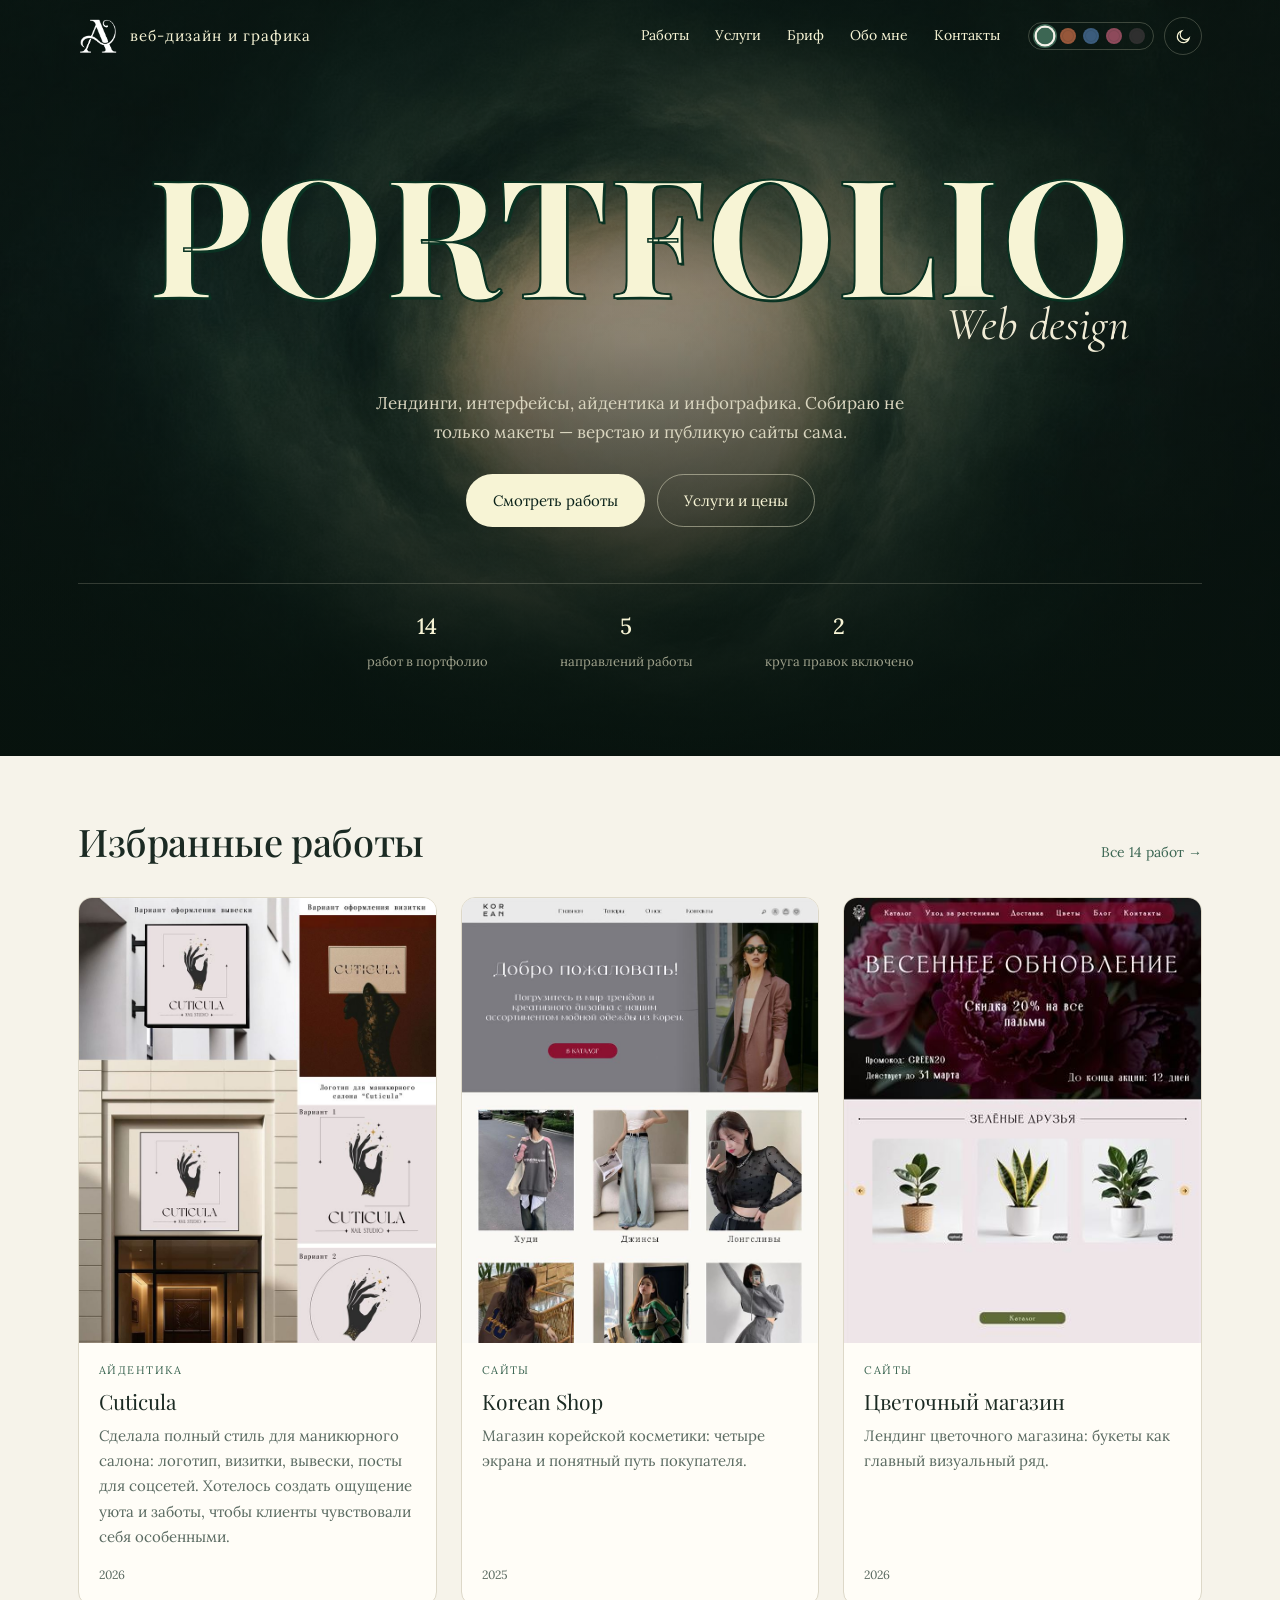
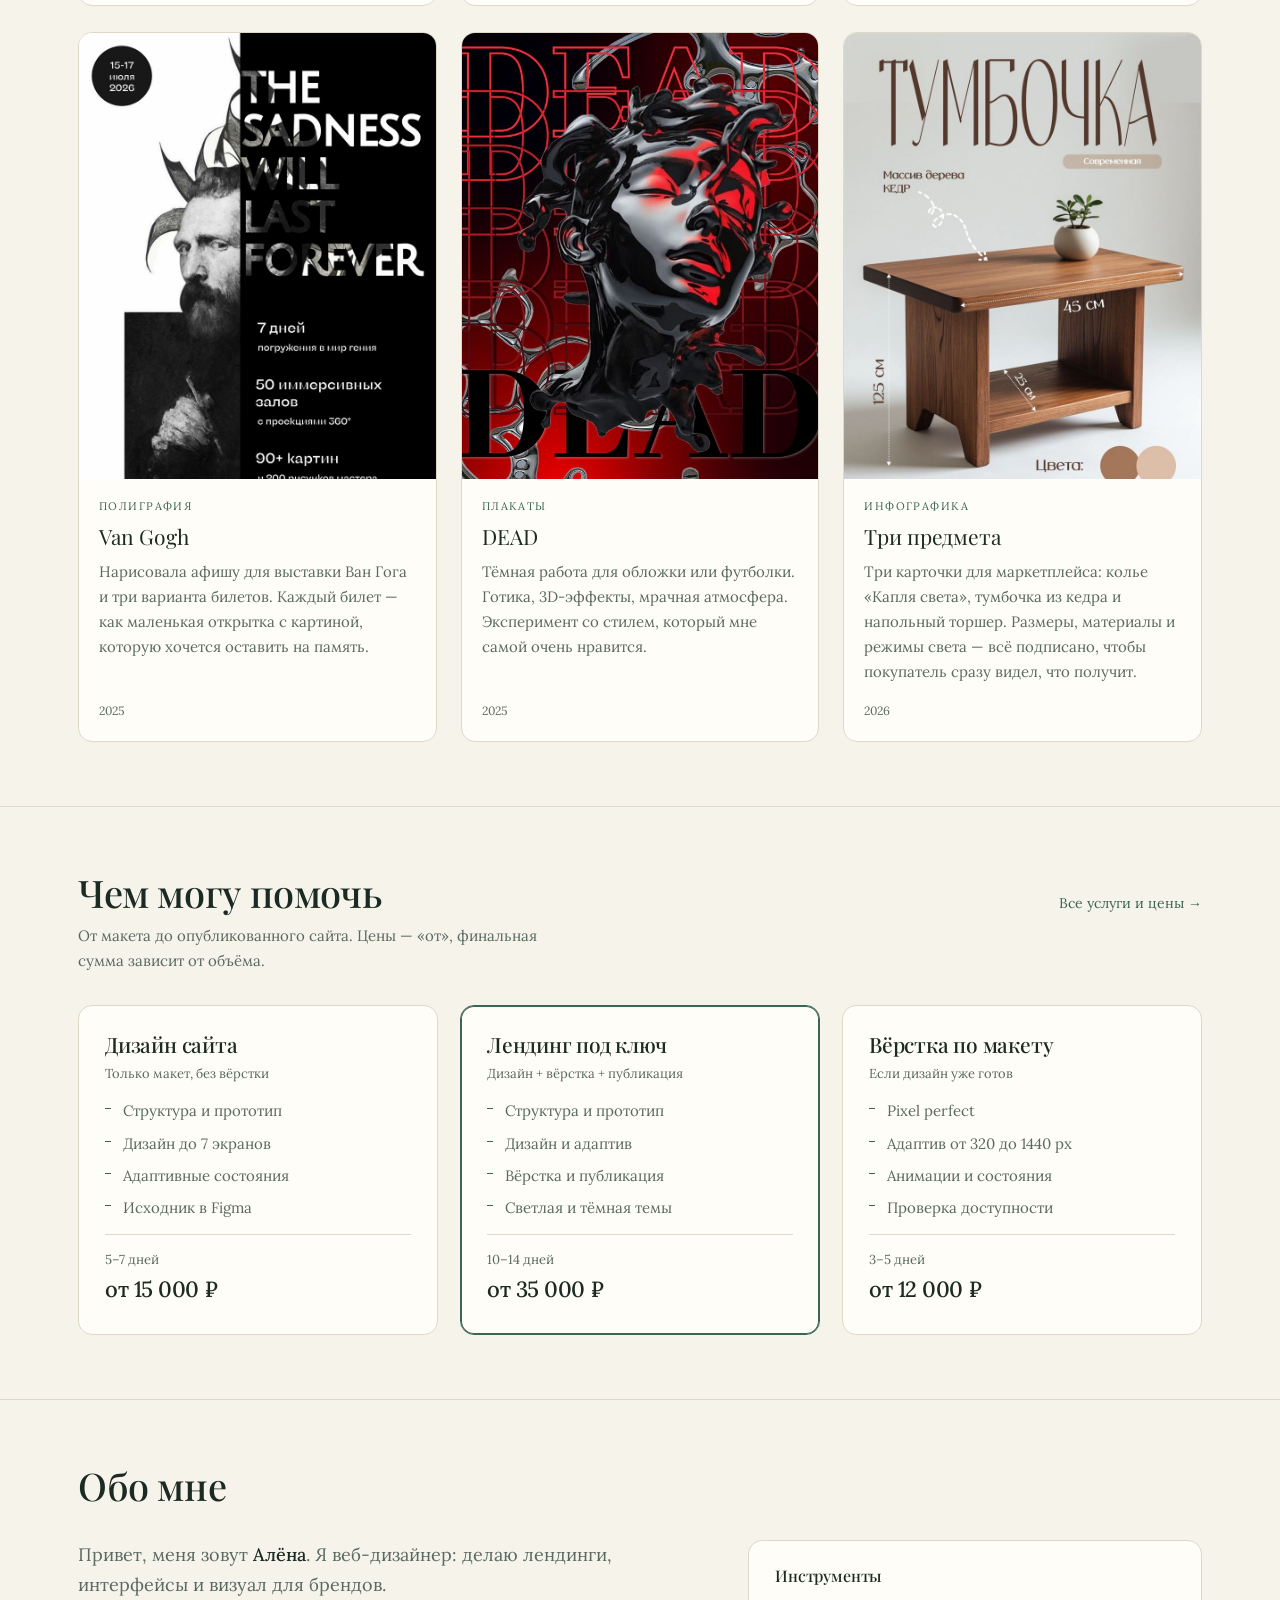
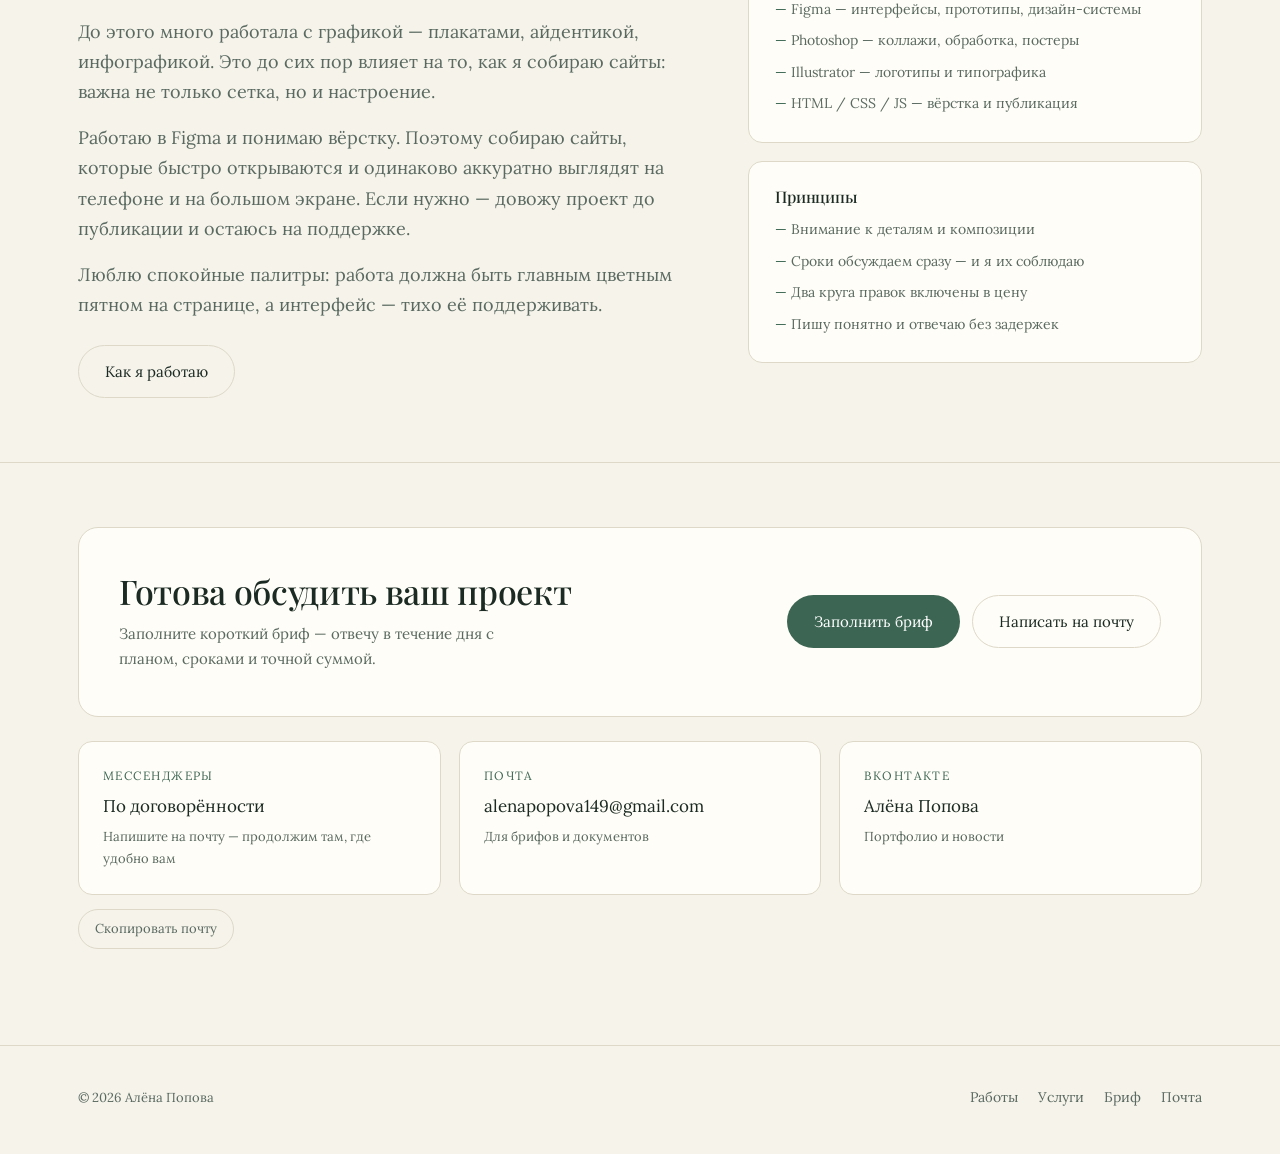
<file: index.html>
<!DOCTYPE html>
<html lang="ru" data-palette="forest" data-theme="light">
<head>
<meta charset="UTF-8">
<meta name="viewport" content="width=device-width, initial-scale=1.0">
<title>Алёна Попова — веб-дизайн, айдентика и графика</title>
<meta name="description" content="Портфолио веб-дизайнера Алёны Поповой: лендинги, интерфейсы, айдентика, инфографика и плакаты. Дизайн, вёрстка и публикация сайтов под ключ.">
<meta name="theme-color" content="#F6F3EA">
<meta property="og:type" content="website">
<meta property="og:title" content="Алёна Попова — веб-дизайн, айдентика и графика">
<meta property="og:description" content="Лендинги, интерфейсы, айдентика, инфографика и плакаты. Собираю не только макеты — верстаю и публикую сайты сама.">
<meta property="og:image" content="assets/img/og.jpg">
<link rel="icon" href="assets/img/favicon.png" type="image/png" sizes="64x64">
<link rel="apple-touch-icon" href="assets/img/apple-touch-icon.png">
<link rel="preconnect" href="https://fonts.googleapis.com">
<link rel="preconnect" href="https://fonts.gstatic.com" crossorigin>
<link href="https://fonts.googleapis.com/css2?family=Lora:wght@400;500&family=Playfair+Display:wght@500;700&family=Cormorant+Garamond:ital@1&display=swap" rel="stylesheet">
<link rel="stylesheet" href="assets/css/tokens.css?v=11">
<link rel="stylesheet" href="assets/css/site.css?v=11">
<script src="assets/js/boot.js?v=11"></script>
</head>
<body class="has-poster">

<a class="skip-link" href="#main">К содержанию</a>

<header class="site-header">
  <div class="container header-inner">
    <a class="brand" href="index.html">
      <img class="brand-logo" src="assets/img/logo.png" alt="" width="40" height="40">
      <span class="brand-text">веб-дизайн и графика</span>
    </a>

    <nav class="nav" aria-label="Основная навигация">
      <a href="works.html">Работы</a>
      <a href="services.html">Услуги</a>
      <a href="brief.html">Бриф</a>
      <a href="index.html#about">Обо мне</a>
      <a href="index.html#contact">Контакты</a>
    </nav>

    <div class="tools">
      <div class="palettes" role="group" aria-label="Цветовая палитра">
        <button class="palette-dot" data-palette="forest" aria-pressed="true" aria-label="Лес и бумага" title="Лес и бумага" style="--dot:#3C6653"></button>
        <button class="palette-dot" data-palette="clay" aria-pressed="false" aria-label="Терракота" title="Терракота" style="--dot:#97573A"></button>
        <button class="palette-dot" data-palette="steel" aria-pressed="false" aria-label="Туман и сталь" title="Туман и сталь" style="--dot:#3B5C7D"></button>
        <button class="palette-dot" data-palette="rose" aria-pressed="false" aria-label="Пыльная роза" title="Пыльная роза" style="--dot:#8E4A5B"></button>
        <button class="palette-dot" data-palette="graphite" aria-pressed="false" aria-label="Графит" title="Графит" style="--dot:#2F2F2F"></button>
      </div>
      <button class="theme-btn" aria-label="Переключить тему">
        <svg class="icon-sun" viewBox="0 0 24 24" aria-hidden="true"><circle cx="12" cy="12" r="4.5"/><path d="M12 2v2.5M12 19.5V22M2 12h2.5M19.5 12H22M4.9 4.9l1.8 1.8M17.3 17.3l1.8 1.8M19.1 4.9l-1.8 1.8M6.7 17.3l-1.8 1.8"/></svg>
        <svg class="icon-moon" viewBox="0 0 24 24" aria-hidden="true"><path d="M20 14.5A8.5 8.5 0 1 1 9.5 4a6.8 6.8 0 0 0 10.5 10.5z"/></svg>
      </button>
      <button class="burger" aria-label="Меню" aria-expanded="false" aria-controls="mobileMenu">
        <span></span><span></span><span></span>
      </button>
    </div>
  </div>
</header>

<div class="mobile-menu" id="mobileMenu">
  <a href="works.html">Работы</a>
  <a href="services.html">Услуги</a>
  <a href="brief.html">Бриф</a>
  <a href="index.html#about">Обо мне</a>
  <a href="index.html#contact">Контакты</a>
  <div class="mobile-menu-palettes">
    <span class="mobile-menu-label">Палитра</span>
    <div class="palettes" role="group" aria-label="Цветовая палитра">
      <button class="palette-dot" data-palette="forest" aria-pressed="true" aria-label="Лес и бумага" title="Лес и бумага" style="--dot:#3C6653"></button>
      <button class="palette-dot" data-palette="clay" aria-pressed="false" aria-label="Терракота" title="Терракота" style="--dot:#97573A"></button>
      <button class="palette-dot" data-palette="steel" aria-pressed="false" aria-label="Туман и сталь" title="Туман и сталь" style="--dot:#3B5C7D"></button>
      <button class="palette-dot" data-palette="rose" aria-pressed="false" aria-label="Пыльная роза" title="Пыльная роза" style="--dot:#8E4A5B"></button>
      <button class="palette-dot" data-palette="graphite" aria-pressed="false" aria-label="Графит" title="Графит" style="--dot:#2F2F2F"></button>
    </div>
  </div>

</div>

<main id="main">

  <section class="poster">
    <div class="poster-bg" aria-hidden="true"></div>
    <div class="particles" id="particles" aria-hidden="true"></div>

    <div class="container poster-content">
      <div class="poster-head">
        <h1 class="poster-title" id="posterTitle" aria-label="Портфолио Алёны Поповой">PORTFOLIO</h1>
        <p class="poster-script">Web design</p>
      </div>

      <p class="poster-sub">Лендинги, интерфейсы, айдентика и инфографика. Собираю не только макеты — верстаю и публикую сайты сама.</p>

      <div class="poster-actions">
        <a class="btn btn-cream" href="works.html">Смотреть работы</a>
        <a class="btn btn-outline-cream" href="services.html">Услуги и цены</a>
      </div>

      <div class="poster-facts">
        <div class="fact"><b>14</b><span>работ в портфолио</span></div>
        <div class="fact"><b>5</b><span>направлений работы</span></div>
        <div class="fact"><b>2</b><span>круга правок включено</span></div>
      </div>
    </div>
  </section>

  <section class="section" id="works">
    <div class="container">
      <div class="section-head">
        <h2>Избранные работы</h2>
        <a class="link-more" href="works.html">Все 14 работ →</a>
      </div>

      <div class="works-grid">
        <a class="work-card" href="work.html?id=cuticula">
          <div class="work-media"><img src="assets/img/works/cuticula-800.jpg" srcset="assets/img/works/cuticula-800.jpg 800w, assets/img/works/cuticula-1600.jpg 1600w" sizes="(min-width: 1180px) 370px, 45vw" alt="Презентация айдентики Cuticula: знак, визитки и постеры" loading="lazy" decoding="async" style="object-position:top"></div>
          <div class="work-body">
            <span class="work-cat">Айдентика</span>
            <span class="work-title">Cuticula</span>
            <span class="work-desc">Сделала полный стиль для маникюрного салона: логотип, визитки, вывески, посты для соцсетей. Хотелось создать ощущение уюта и заботы, чтобы клиенты чувствовали себя особенными.</span>
            <span class="work-year">2026</span>
          </div>
        </a>

        <a class="work-card" href="work.html?id=korean-shop">
          <div class="work-media"><img src="assets/img/works/korean-main-800.jpg" srcset="assets/img/works/korean-main-800.jpg 800w, assets/img/works/korean-main-1600.jpg 1600w" sizes="(min-width: 1180px) 370px, 45vw" alt="Главная страница магазина Korean Shop" loading="lazy" decoding="async" style="object-position:top"></div>
          <div class="work-body">
            <span class="work-cat">Сайты</span>
            <span class="work-title">Korean Shop</span>
            <span class="work-desc">Магазин корейской косметики: четыре экрана и понятный путь покупателя.</span>
            <span class="work-year">2025</span>
          </div>
        </a>

        <a class="work-card" href="work.html?id=flowers">
          <div class="work-media"><img src="assets/img/works/flowers-800.jpg" srcset="assets/img/works/flowers-800.jpg 800w, assets/img/works/flowers-1600.jpg 1600w" sizes="(min-width: 1180px) 370px, 45vw" alt="Сайт цветочного магазина" loading="lazy" decoding="async" style="object-position:top"></div>
          <div class="work-body">
            <span class="work-cat">Сайты</span>
            <span class="work-title">Цветочный магазин</span>
            <span class="work-desc">Лендинг цветочного магазина: букеты как главный визуальный ряд.</span>
            <span class="work-year">2026</span>
          </div>
        </a>

        <a class="work-card" href="work.html?id=vangogh">
          <div class="work-media"><img src="assets/img/works/vangogh-poster-800.jpg" srcset="assets/img/works/vangogh-poster-800.jpg 800w, assets/img/works/vangogh-poster-1600.jpg 1600w" sizes="(min-width: 1180px) 370px, 45vw" alt="Афиша выставки Ван Гога" loading="lazy" decoding="async" style="object-position:top"></div>
          <div class="work-body">
            <span class="work-cat">Полиграфия</span>
            <span class="work-title">Van Gogh</span>
            <span class="work-desc">Нарисовала афишу для выставки Ван Гога и три варианта билетов. Каждый билет — как маленькая открытка с картиной, которую хочется оставить на память.</span>
            <span class="work-year">2025</span>
          </div>
        </a>

        <a class="work-card" href="work.html?id=dead">
          <div class="work-media"><img src="assets/img/works/dead-800.jpg" srcset="assets/img/works/dead-800.jpg 800w, assets/img/works/dead-1600.jpg 1600w" sizes="(min-width: 1180px) 370px, 45vw" alt="Плакат DEAD в красно-чёрной гамме" loading="lazy" decoding="async" style="object-position:top"></div>
          <div class="work-body">
            <span class="work-cat">Плакаты</span>
            <span class="work-title">DEAD</span>
            <span class="work-desc">Тёмная работа для обложки или футболки. Готика, 3D-эффекты, мрачная атмосфера. Эксперимент со стилем, который мне самой очень нравится.</span>
            <span class="work-year">2025</span>
          </div>
        </a>

        <a class="work-card" href="work.html?id=infographic">
          <div class="work-media"><img src="assets/img/works/furniture-800.jpg" srcset="assets/img/works/furniture-800.jpg 800w, assets/img/works/furniture-1600.jpg 1600w" sizes="(min-width: 1180px) 370px, 45vw" alt="Карточка товара: тумбочка с размерами" loading="lazy" decoding="async" style="object-position:top"></div>
          <div class="work-body">
            <span class="work-cat">Инфографика</span>
            <span class="work-title">Три предмета</span>
            <span class="work-desc">Три карточки для маркетплейса: колье «Капля света», тумбочка из кедра и напольный торшер. Размеры, материалы и режимы света — всё подписано, чтобы покупатель сразу видел, что получит.</span>
            <span class="work-year">2026</span>
          </div>
        </a>
      </div>
    </div>
  </section>

  <section class="section" id="services-teaser">
    <div class="container">
      <div class="section-head">
        <div>
          <h2>Чем могу помочь</h2>
          <p>От макета до опубликованного сайта. Цены — «от», финальная сумма зависит от объёма.</p>
        </div>
        <a class="link-more" href="services.html">Все услуги и цены →</a>
      </div>

      <div class="services-grid">
        <div class="service">
          <h3>Дизайн сайта</h3>
          <p class="hint">Только макет, без вёрстки</p>
          <ul>
            <li>Структура и прототип</li>
            <li>Дизайн до 7 экранов</li>
            <li>Адаптивные состояния</li>
            <li>Исходник в Figma</li>
          </ul>
          <div class="service-foot"><div class="service-price">5–7 дней<b>от 15 000 ₽</b></div></div>
        </div>

        <div class="service featured">
          <h3>Лендинг под ключ</h3>
          <p class="hint">Дизайн + вёрстка + публикация</p>
          <ul>
            <li>Структура и прототип</li>
            <li>Дизайн и адаптив</li>
            <li>Вёрстка и публикация</li>
            <li>Светлая и тёмная темы</li>
          </ul>
          <div class="service-foot"><div class="service-price">10–14 дней<b>от 35 000 ₽</b></div></div>
        </div>

        <div class="service">
          <h3>Вёрстка по макету</h3>
          <p class="hint">Если дизайн уже готов</p>
          <ul>
            <li>Pixel perfect</li>
            <li>Адаптив от 320 до 1440 px</li>
            <li>Анимации и состояния</li>
            <li>Проверка доступности</li>
          </ul>
          <div class="service-foot"><div class="service-price">3–5 дней<b>от 12 000 ₽</b></div></div>
        </div>
      </div>
    </div>
  </section>

  <section class="section" id="about">
    <div class="container">
      <div class="section-head"><h2>Обо мне</h2></div>
      <div class="about-grid">
        <div class="prose">
          <p>Привет, меня зовут <strong>Алёна</strong>. Я веб-дизайнер: делаю лендинги, интерфейсы и визуал для брендов.</p>
          <p>До этого много работала с графикой — плакатами, айдентикой, инфографикой. Это до сих пор влияет на то, как я собираю сайты: важна не только сетка, но и настроение.</p>
          <p>Работаю в Figma и понимаю вёрстку. Поэтому собираю сайты, которые быстро открываются и одинаково аккуратно выглядят на телефоне и на большом экране. Если нужно — довожу проект до публикации и остаюсь на поддержке.</p>
          <p>Люблю спокойные палитры: работа должна быть главным цветным пятном на странице, а интерфейс — тихо её поддерживать.</p>
          <a class="btn btn-ghost" href="services.html" style="margin-top:8px">Как я работаю</a>
        </div>
        <div>
          <div class="about-panel">
            <h3>Инструменты</h3>
            <ul>
              <li>Figma — интерфейсы, прототипы, дизайн-системы</li>
              <li>Photoshop — коллажи, обработка, постеры</li>
              <li>Illustrator — логотипы и типографика</li>
              <li>HTML / CSS / JS — вёрстка и публикация</li>
            </ul>
          </div>
          <div class="about-panel">
            <h3>Принципы</h3>
            <ul>
              <li>Внимание к деталям и композиции</li>
              <li>Сроки обсуждаем сразу — и я их соблюдаю</li>
              <li>Два круга правок включены в цену</li>
              <li>Пишу понятно и отвечаю без задержек</li>
            </ul>
          </div>
        </div>
      </div>
    </div>
  </section>

  <section class="section" id="contact">
    <div class="container">
      <div class="cta-band">
        <div>
          <h2>Готова обсудить ваш проект</h2>
          <p>Заполните короткий бриф — отвечу в течение дня с планом, сроками и точной суммой.</p>
        </div>
        <div class="cta-actions">
          <a class="btn btn-primary" href="brief.html">Заполнить бриф</a>
          <a class="btn btn-ghost" href="mailto:alenapopova149@gmail.com">Написать на почту</a>
        </div>
      </div>

      <div class="contacts" style="margin-top:24px">
        <div class="contact-card contact-card-static">
          <span class="label">Мессенджеры</span>
          <span class="value">По договорённости</span>
          <span class="note">Напишите на почту — продолжим там, где удобно вам</span>
        </div>
        <a class="contact-card" href="mailto:alenapopova149@gmail.com">
          <span class="label">Почта</span>
          <span class="value">alenapopova149@gmail.com</span>
          <span class="note">Для брифов и документов</span>
        </a>
        <a class="contact-card" href="https://vk.com/lamark_original" target="_blank" rel="noopener">
          <span class="label">ВКонтакте</span>
          <span class="value">Алёна Попова</span>
          <span class="note">Портфолио и новости</span>
        </a>
      </div>

      <p class="contacts-copy">
        <button class="copy-mail" type="button" data-copy="alenapopova149@gmail.com">Скопировать почту</button>
        <span class="copy-status" role="status" aria-live="polite"></span>
      </p>
    </div>
  </section>

</main>

<footer class="site-footer">
  <div class="container footer-inner">
    <span class="copyright">© 2026 Алёна Попова</span>
    <nav class="footer-links" aria-label="Ссылки в подвале">
      <a href="works.html">Работы</a>
      <a href="services.html">Услуги</a>
      <a href="brief.html">Бриф</a>
      <a href="mailto:alenapopova149@gmail.com">Почта</a>
    </nav>
  </div>
</footer>

<script src="assets/js/data.js?v=11" defer></script>
<script src="assets/js/theme.js?v=11" defer></script>
<script src="assets/js/hero.js?v=11" defer></script>
<script src="assets/js/render.js?v=11" defer></script>
</body>
</html>
</file>
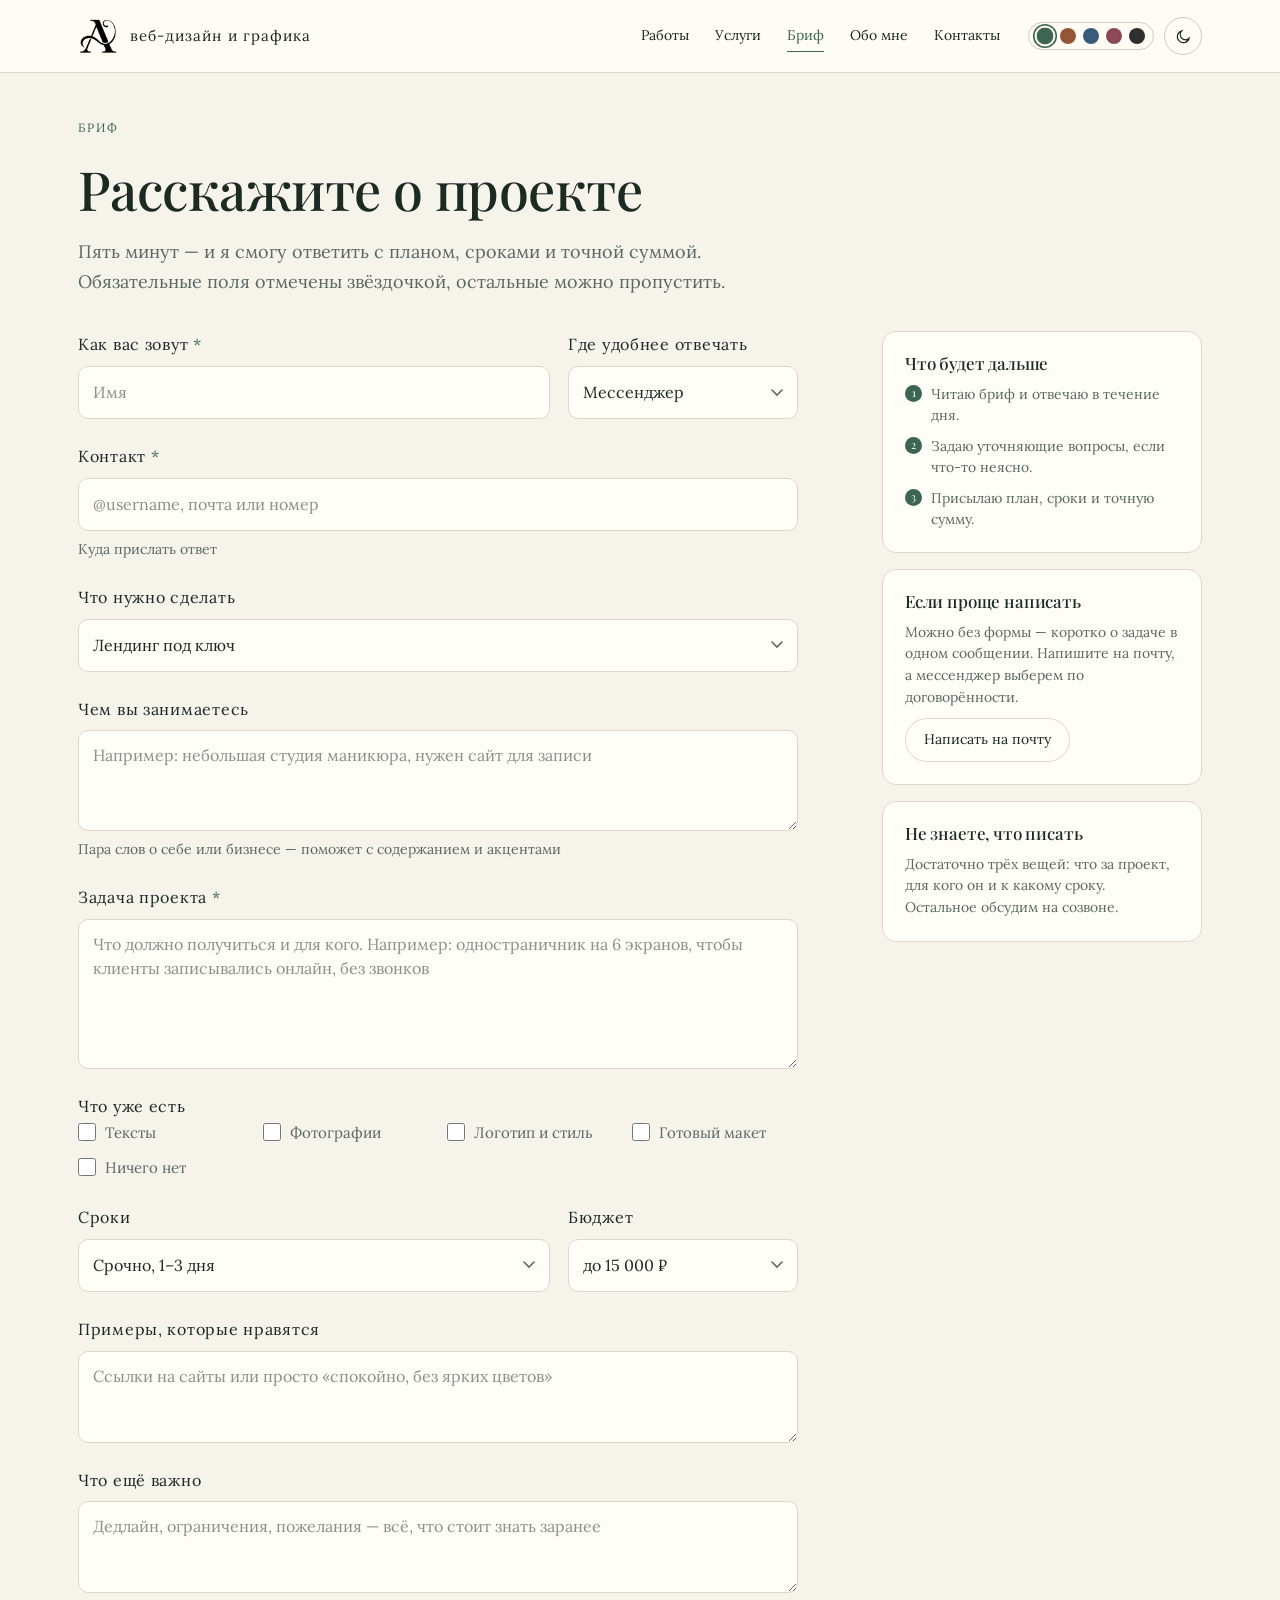
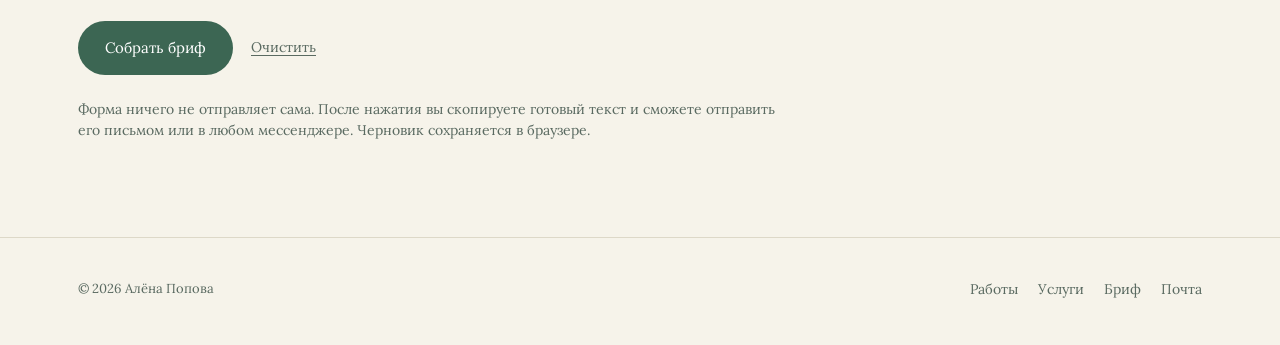
<file: brief.html>
<!DOCTYPE html>
<html lang="ru" data-palette="forest" data-theme="light">
<head>
<meta charset="UTF-8">
<meta name="viewport" content="width=device-width, initial-scale=1.0">
<title>Бриф — Алёна Попова</title>
<meta name="description" content="Бриф для нового проекта: расскажите о задаче, сроках и бюджете — отвечу с планом и точной суммой.">
<meta name="theme-color" content="#F6F3EA">
<meta property="og:type" content="website">
<meta property="og:title" content="Бриф — Алёна Попова">
<meta property="og:description" content="Пять минут — и у меня будет достаточно, чтобы назвать сроки и точную сумму.">
<meta property="og:image" content="assets/img/og.jpg">
<link rel="icon" href="assets/img/favicon.png" type="image/png" sizes="64x64">
<link rel="apple-touch-icon" href="assets/img/apple-touch-icon.png">
<link rel="preconnect" href="https://fonts.googleapis.com">
<link rel="preconnect" href="https://fonts.gstatic.com" crossorigin>
<link href="https://fonts.googleapis.com/css2?family=Lora:wght@400;500&family=Playfair+Display:wght@500;700&family=Cormorant+Garamond:ital@1&display=swap" rel="stylesheet">
<link rel="stylesheet" href="assets/css/tokens.css?v=11">
<link rel="stylesheet" href="assets/css/site.css?v=11">
<script src="assets/js/boot.js?v=11"></script>
</head>
<body>

<a class="skip-link" href="#main">К содержанию</a>

<header class="site-header">
  <div class="container header-inner">
    <a class="brand" href="index.html">
      <img class="brand-logo" src="assets/img/logo.png" alt="" width="40" height="40">
      <span class="brand-text">веб-дизайн и графика</span>
    </a>

    <nav class="nav" aria-label="Основная навигация">
      <a href="works.html">Работы</a>
      <a href="services.html">Услуги</a>
      <a href="brief.html">Бриф</a>
      <a href="index.html#about">Обо мне</a>
      <a href="index.html#contact">Контакты</a>
    </nav>

    <div class="tools">
      <div class="palettes" role="group" aria-label="Цветовая палитра">
        <button class="palette-dot" data-palette="forest" aria-pressed="true" aria-label="Лес и бумага" title="Лес и бумага" style="--dot:#3C6653"></button>
        <button class="palette-dot" data-palette="clay" aria-pressed="false" aria-label="Терракота" title="Терракота" style="--dot:#97573A"></button>
        <button class="palette-dot" data-palette="steel" aria-pressed="false" aria-label="Туман и сталь" title="Туман и сталь" style="--dot:#3B5C7D"></button>
        <button class="palette-dot" data-palette="rose" aria-pressed="false" aria-label="Пыльная роза" title="Пыльная роза" style="--dot:#8E4A5B"></button>
        <button class="palette-dot" data-palette="graphite" aria-pressed="false" aria-label="Графит" title="Графит" style="--dot:#2F2F2F"></button>
      </div>
      <button class="theme-btn" aria-label="Переключить тему">
        <svg class="icon-sun" viewBox="0 0 24 24" aria-hidden="true"><circle cx="12" cy="12" r="4.5"/><path d="M12 2v2.5M12 19.5V22M2 12h2.5M19.5 12H22M4.9 4.9l1.8 1.8M17.3 17.3l1.8 1.8M19.1 4.9l-1.8 1.8M6.7 17.3l-1.8 1.8"/></svg>
        <svg class="icon-moon" viewBox="0 0 24 24" aria-hidden="true"><path d="M20 14.5A8.5 8.5 0 1 1 9.5 4a6.8 6.8 0 0 0 10.5 10.5z"/></svg>
      </button>
      <button class="burger" aria-label="Меню" aria-expanded="false" aria-controls="mobileMenu">
        <span></span><span></span><span></span>
      </button>
    </div>
  </div>
</header>

<div class="mobile-menu" id="mobileMenu">
  <a href="works.html">Работы</a>
  <a href="services.html">Услуги</a>
  <a href="brief.html">Бриф</a>
  <a href="index.html#about">Обо мне</a>
  <a href="index.html#contact">Контакты</a>
  <div class="mobile-menu-palettes">
    <span class="mobile-menu-label">Палитра</span>
    <div class="palettes" role="group" aria-label="Цветовая палитра">
      <button class="palette-dot" data-palette="forest" aria-pressed="true" aria-label="Лес и бумага" title="Лес и бумага" style="--dot:#3C6653"></button>
      <button class="palette-dot" data-palette="clay" aria-pressed="false" aria-label="Терракота" title="Терракота" style="--dot:#97573A"></button>
      <button class="palette-dot" data-palette="steel" aria-pressed="false" aria-label="Туман и сталь" title="Туман и сталь" style="--dot:#3B5C7D"></button>
      <button class="palette-dot" data-palette="rose" aria-pressed="false" aria-label="Пыльная роза" title="Пыльная роза" style="--dot:#8E4A5B"></button>
      <button class="palette-dot" data-palette="graphite" aria-pressed="false" aria-label="Графит" title="Графит" style="--dot:#2F2F2F"></button>
    </div>
  </div>

</div>

<main id="main">
  <section class="page-head">
    <div class="container">
      <p class="eyebrow">Бриф</p>
      <h1>Расскажите о проекте</h1>
      <p class="page-lead">Пять минут — и я смогу ответить с планом, сроками и точной суммой. Обязательные поля отмечены звёздочкой, остальные можно пропустить.</p>
    </div>
  </section>

  <section class="section" style="padding-top:0">
    <div class="container">
      <div class="brief-layout">

        <div>
          <form class="brief" id="briefForm" novalidate>

            <div class="field-row">
              <div class="field">
                <label for="bf-name">Как вас зовут <span class="req">*</span></label>
                <input id="bf-name" name="name" type="text" autocomplete="name" placeholder="Имя" required>
              </div>
              <div class="field">
                <label for="bf-channel">Где удобнее отвечать</label>
                <select id="bf-channel" name="channel">
                  <option>Мессенджер</option>
                  <option>Почта</option>
                  <option>ВКонтакте</option>
                  <option>Телефон</option>
                </select>
              </div>
            </div>

            <div class="field">
              <label for="bf-contact">Контакт <span class="req">*</span></label>
              <input id="bf-contact" name="contact" type="text" placeholder="@username, почта или номер" required>
              <p class="field-note">Куда прислать ответ</p>
            </div>

            <div class="field">
              <label for="bf-service">Что нужно сделать</label>
              <select id="bf-service" name="service">
                <option>Лендинг под ключ</option>
                <option>Дизайн сайта (только макет)</option>
                <option>Вёрстка по готовому макету</option>
                <option>Многостраничный сайт</option>
                <option>Айдентика и логотип</option>
                <option>Инфографика для маркетплейса</option>
                <option>Плакат или обложка</option>
                <option>Правки на существующем сайте</option>
                <option>Пока не знаю</option>
              </select>
            </div>

            <div class="field">
              <label for="bf-about">Чем вы занимаетесь</label>
              <textarea id="bf-about" name="about" rows="3" placeholder="Например: небольшая студия маникюра, нужен сайт для записи"></textarea>
              <p class="field-note">Пара слов о себе или бизнесе — поможет с содержанием и акцентами</p>
            </div>

            <div class="field">
              <label for="bf-task">Задача проекта <span class="req">*</span></label>
              <textarea id="bf-task" name="task" rows="5" placeholder="Что должно получиться и для кого. Например: одностраничник на 6 экранов, чтобы клиенты записывались онлайн, без звонков" required></textarea>
            </div>

            <fieldset class="field">
              <legend>Что уже есть</legend>
              <div class="checks">
                <label class="check"><input type="checkbox" name="assets" value="Тексты"><span>Тексты</span></label>
                <label class="check"><input type="checkbox" name="assets" value="Фотографии"><span>Фотографии</span></label>
                <label class="check"><input type="checkbox" name="assets" value="Логотип и фирменный стиль"><span>Логотип и стиль</span></label>
                <label class="check"><input type="checkbox" name="assets" value="Готовый макет"><span>Готовый макет</span></label>
                <label class="check"><input type="checkbox" name="assets" value="Ничего нет"><span>Ничего нет</span></label>
              </div>
            </fieldset>

            <div class="field-row">
              <div class="field">
                <label for="bf-deadline">Сроки</label>
                <select id="bf-deadline" name="deadline">
                  <option>Срочно, 1–3 дня</option>
                  <option>В течение двух недель</option>
                  <option>В течение месяца</option>
                  <option>1–2 месяца</option>
                  <option>Не горит</option>
                </select>
              </div>
              <div class="field">
                <label for="bf-budget">Бюджет</label>
                <select id="bf-budget" name="budget">
                  <option>до 15 000 ₽</option>
                  <option>15 000–30 000 ₽</option>
                  <option>30 000–50 000 ₽</option>
                  <option>от 50 000 ₽</option>
                  <option>Пока не знаю</option>
                </select>
              </div>
            </div>

            <div class="field">
              <label for="bf-refs">Примеры, которые нравятся</label>
              <textarea id="bf-refs" name="refs" rows="2" placeholder="Ссылки на сайты или просто «спокойно, без ярких цветов»"></textarea>
            </div>

            <div class="field">
              <label for="bf-extra">Что ещё важно</label>
              <textarea id="bf-extra" name="extra" rows="2" placeholder="Дедлайн, ограничения, пожелания — всё, что стоит знать заранее"></textarea>
            </div>

            <div class="brief-submit">
              <button class="btn btn-primary" type="submit">Собрать бриф</button>
              <button class="link-reset" type="button" id="briefReset">Очистить</button>
            </div>
            <p class="field-note">Форма ничего не отправляет сама. После нажатия вы скопируете готовый текст и сможете отправить его письмом или в любом мессенджере. Черновик сохраняется в браузере.</p>
          </form>

          <section class="brief-result" id="briefResult" hidden>
            <h2>Бриф готов</h2>
            <p class="field-note">Скопируйте текст и вставьте его в письмо или в мессенджер. Кнопка «Открыть в почте» подставит адрес и тему — текст нужно будет вставить в письмо. Письмо откроется в вашей почте, поэтому отправитель и подпись будут вашими.</p>
            <textarea id="briefText" rows="14" readonly aria-label="Текст брифа"></textarea>
            <div class="brief-actions">
              <button class="btn btn-primary" type="button" id="copyBrief">Скопировать бриф</button>
              <a class="btn btn-ghost" id="mailBrief" href="mailto:alenapopova149@gmail.com" title="Откроется ваша почта; текст брифа уже скопирован">Открыть в почте</a>
              <button class="btn btn-ghost" type="button" id="otherMessenger" title="Скопировать бриф и договориться о мессенджере">Другой мессенджер</button>
            </div>
            <p class="brief-status" id="briefStatus" role="status"></p>
            <p class="field-note">Почта: <a href="mailto:alenapopova149@gmail.com">alenapopova149@gmail.com</a>. Если письмо не открылось — скопируйте бриф и отправьте его с любого почтового ящика.</p>
          </section>
        </div>

        <aside class="brief-aside">
          <div class="brief-card">
            <h2>Что будет дальше</h2>
            <ol class="brief-steps">
              <li>Читаю бриф и отвечаю в течение дня.</li>
              <li>Задаю уточняющие вопросы, если что-то неясно.</li>
              <li>Присылаю план, сроки и точную сумму.</li>
            </ol>
          </div>

          <div class="brief-card">
            <h2>Если проще написать</h2>
            <p>Можно без формы — коротко о задаче в одном сообщении. Напишите на почту, а мессенджер выберем по договорённости.</p>
            <div class="brief-actions">
              <a class="btn btn-ghost btn-sm" href="mailto:alenapopova149@gmail.com">Написать на почту</a>
            </div>
          </div>

          <div class="brief-card">
            <h2>Не знаете, что писать</h2>
            <p>Достаточно трёх вещей: что за проект, для кого он и к какому сроку. Остальное обсудим на созвоне.</p>
          </div>
        </aside>

      </div>
    </div>
  </section>
</main>

<footer class="site-footer">
  <div class="container footer-inner">
    <span class="copyright">© 2026 Алёна Попова</span>
    <nav class="footer-links" aria-label="Ссылки в подвале">
      <a href="works.html">Работы</a>
      <a href="services.html">Услуги</a>
      <a href="brief.html">Бриф</a>
      <a href="mailto:alenapopova149@gmail.com">Почта</a>
    </nav>
  </div>
</footer>

<script src="assets/js/theme.js?v=11" defer></script>
<script src="assets/js/brief.js?v=11" defer></script>
</body>
</html>
</file>
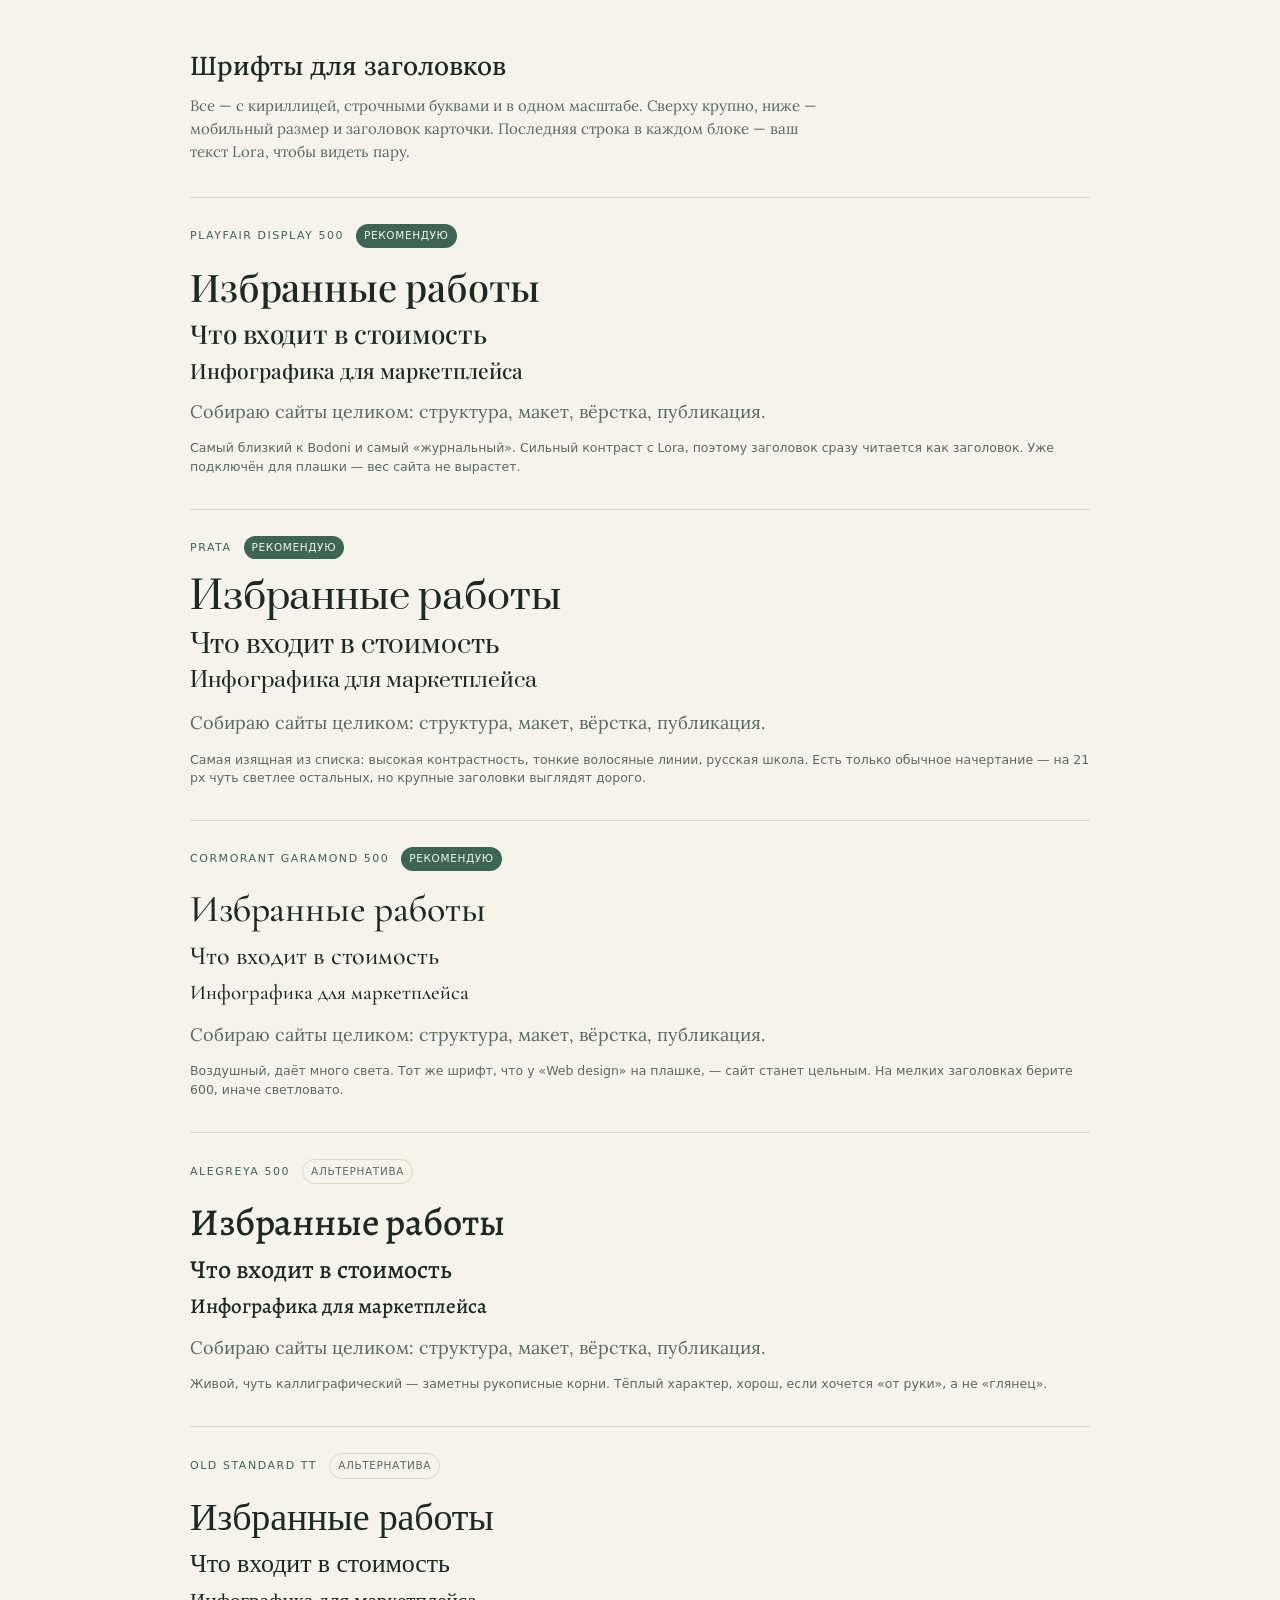
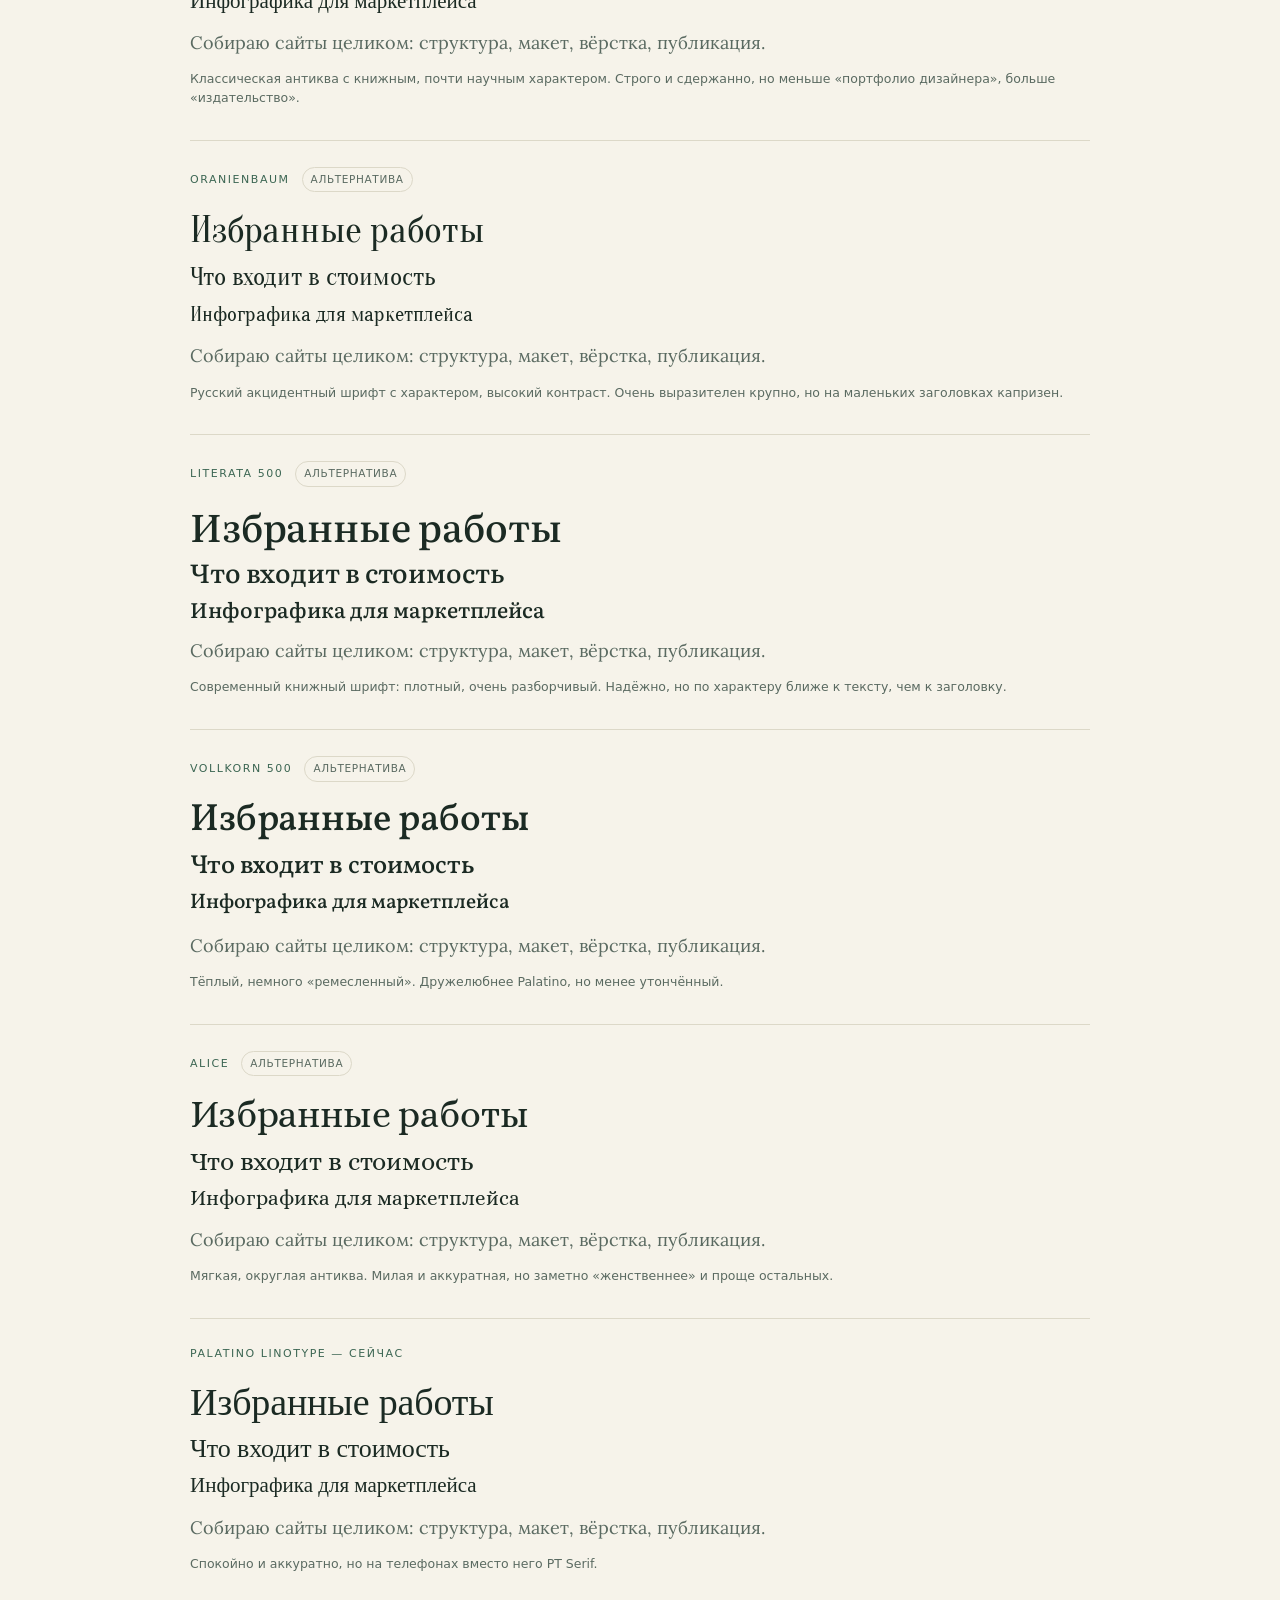
<file: fonts-compare.html>
<!DOCTYPE html>
<html lang="ru">
<head>
<meta charset="UTF-8">
<meta name="viewport" content="width=device-width, initial-scale=1.0">
<title>Шрифты для заголовков — варианты</title>
<link rel="preconnect" href="https://fonts.googleapis.com">
<link rel="preconnect" href="https://fonts.gstatic.com" crossorigin>
<link href="https://fonts.googleapis.com/css2?family=Alegreya:wght@500&family=Alice&family=Cormorant+Garamond:wght@500&family=Literata:opsz,wght@7..72,500&family=Lora:wght@400&family=Old+Standard+TT&family=Oranienbaum&family=Playfair+Display:wght@500&family=Prata&family=Vollkorn:wght@500&display=swap" rel="stylesheet">
<style>
:root {
  --bg:#F6F3EA; --text:#1B2A23; --muted:#5A6A61; --accent:#3C6653; --border:#DCD8C8; --surface:#FFFDF7;
  --font-body: 'Lora', Georgia, serif;
}
* { box-sizing:border-box; margin:0; padding:0; }
body { background:var(--bg); color:var(--text); font-family:var(--font-body); font-size:18px; line-height:1.68; padding:44px 20px 80px; }
.wrap { max-width:900px; margin:0 auto; }
h1.page { font-family:var(--font-body); font-size:26px; font-weight:500; margin-bottom:6px; }
p.note { color:var(--muted); font-size:15px; line-height:1.55; max-width:70ch; margin-bottom:34px; }
.block { border-top:1px solid var(--border); padding:26px 0 32px; }
.head { display:flex; align-items:baseline; gap:12px; flex-wrap:wrap; margin-bottom:16px; }
.label { font-family:ui-sans-serif, system-ui, sans-serif; font-size:11px; letter-spacing:.14em; text-transform:uppercase; color:var(--accent); }
.tag { font-family:ui-sans-serif, system-ui, sans-serif; font-size:10.5px; letter-spacing:.06em; text-transform:uppercase; padding:3px 8px; border-radius:100px; background:var(--accent); color:#F6F3EA; }
.tag.alt { background:transparent; color:var(--muted); border:1px solid var(--border); }
.h38 { font-size:38px; line-height:1.2; letter-spacing:-.004em; margin-bottom:8px; }
.h26 { font-size:26px; line-height:1.2; letter-spacing:-.004em; margin-bottom:8px; color:var(--text); }
.h21 { font-size:21px; line-height:1.25; margin-bottom:14px; }
.bodyline { font-family:var(--font-body); font-size:18px; color:var(--muted); max-width:62ch; }
small { display:block; margin-top:12px; font-family:ui-sans-serif, system-ui, sans-serif; font-size:12.5px; line-height:1.5; color:var(--muted); }
.palatino { font-family:'Palatino Linotype', Palatino, Georgia, serif; }
.playfair { font-family:'Playfair Display', Georgia, serif; font-weight:500; }
.prata { font-family:'Prata', Georgia, serif; font-weight:400; }
.cormorant { font-family:'Cormorant Garamond', Georgia, serif; font-weight:500; }
.alegreya { font-family:'Alegreya', Georgia, serif; font-weight:500; }
.oldstandard { font-family:'Old Standard TT', Georgia, serif; font-weight:400; }
.oranienbaum { font-family:'Oranienbaum', Georgia, serif; font-weight:400; }
.literata { font-family:'Literata', Georgia, serif; font-weight:500; }
.vollkorn { font-family:'Vollkorn', Georgia, serif; font-weight:500; }
.alice { font-family:'Alice', Georgia, serif; font-weight:400; }
</style>
</head>
<body>
<div class="wrap">
  <h1 class="page">Шрифты для заголовков</h1>
  <p class="note">Все — с кириллицей, строчными буквами и в одном масштабе. Сверху крупно, ниже — мобильный размер и заголовок карточки. Последняя строка в каждом блоке — ваш текст Lora, чтобы видеть пару.</p>

  <div class="block">
    <div class="head"><span class="label">Playfair Display 500</span><span class="tag">Рекомендую</span></div>
    <p class="h38 playfair">Избранные работы</p>
    <p class="h26 playfair">Что входит в стоимость</p>
    <p class="h21 playfair">Инфографика для маркетплейса</p>
    <p class="bodyline">Собираю сайты целиком: структура, макет, вёрстка, публикация.</p>
    <small>Самый близкий к Bodoni и самый «журнальный». Сильный контраст с Lora, поэтому заголовок сразу читается как заголовок. Уже подключён для плашки — вес сайта не вырастет.</small>
  </div>

  <div class="block">
    <div class="head"><span class="label">Prata</span><span class="tag">Рекомендую</span></div>
    <p class="h38 prata">Избранные работы</p>
    <p class="h26 prata">Что входит в стоимость</p>
    <p class="h21 prata">Инфографика для маркетплейса</p>
    <p class="bodyline">Собираю сайты целиком: структура, макет, вёрстка, публикация.</p>
    <small>Самая изящная из списка: высокая контрастность, тонкие волосяные линии, русская школа. Есть только обычное начертание — на 21 px чуть светлее остальных, но крупные заголовки выглядят дорого.</small>
  </div>

  <div class="block">
    <div class="head"><span class="label">Cormorant Garamond 500</span><span class="tag">Рекомендую</span></div>
    <p class="h38 cormorant">Избранные работы</p>
    <p class="h26 cormorant">Что входит в стоимость</p>
    <p class="h21 cormorant">Инфографика для маркетплейса</p>
    <p class="bodyline">Собираю сайты целиком: структура, макет, вёрстка, публикация.</p>
    <small>Воздушный, даёт много света. Тот же шрифт, что у «Web design» на плашке, — сайт станет цельным. На мелких заголовках берите 600, иначе светловато.</small>
  </div>

  <div class="block">
    <div class="head"><span class="label">Alegreya 500</span><span class="tag alt">альтернатива</span></div>
    <p class="h38 alegreya">Избранные работы</p>
    <p class="h26 alegreya">Что входит в стоимость</p>
    <p class="h21 alegreya">Инфографика для маркетплейса</p>
    <p class="bodyline">Собираю сайты целиком: структура, макет, вёрстка, публикация.</p>
    <small>Живой, чуть каллиграфический — заметны рукописные корни. Тёплый характер, хорош, если хочется «от руки», а не «глянец».</small>
  </div>

  <div class="block">
    <div class="head"><span class="label">Old Standard TT</span><span class="tag alt">альтернатива</span></div>
    <p class="h38 oldstandard">Избранные работы</p>
    <p class="h26 oldstandard">Что входит в стоимость</p>
    <p class="h21 oldstandard">Инфографика для маркетплейса</p>
    <p class="bodyline">Собираю сайты целиком: структура, макет, вёрстка, публикация.</p>
    <small>Классическая антиква с книжным, почти научным характером. Строго и сдержанно, но меньше «портфолио дизайнера», больше «издательство».</small>
  </div>

  <div class="block">
    <div class="head"><span class="label">Oranienbaum</span><span class="tag alt">альтернатива</span></div>
    <p class="h38 oranienbaum">Избранные работы</p>
    <p class="h26 oranienbaum">Что входит в стоимость</p>
    <p class="h21 oranienbaum">Инфографика для маркетплейса</p>
    <p class="bodyline">Собираю сайты целиком: структура, макет, вёрстка, публикация.</p>
    <small>Русский акцидентный шрифт с характером, высокий контраст. Очень выразителен крупно, но на маленьких заголовках капризен.</small>
  </div>

  <div class="block">
    <div class="head"><span class="label">Literata 500</span><span class="tag alt">альтернатива</span></div>
    <p class="h38 literata">Избранные работы</p>
    <p class="h26 literata">Что входит в стоимость</p>
    <p class="h21 literata">Инфографика для маркетплейса</p>
    <p class="bodyline">Собираю сайты целиком: структура, макет, вёрстка, публикация.</p>
    <small>Современный книжный шрифт: плотный, очень разборчивый. Надёжно, но по характеру ближе к тексту, чем к заголовку.</small>
  </div>

  <div class="block">
    <div class="head"><span class="label">Vollkorn 500</span><span class="tag alt">альтернатива</span></div>
    <p class="h38 vollkorn">Избранные работы</p>
    <p class="h26 vollkorn">Что входит в стоимость</p>
    <p class="h21 vollkorn">Инфографика для маркетплейса</p>
    <p class="bodyline">Собираю сайты целиком: структура, макет, вёрстка, публикация.</p>
    <small>Тёплый, немного «ремесленный». Дружелюбнее Palatino, но менее утончённый.</small>
  </div>

  <div class="block">
    <div class="head"><span class="label">Alice</span><span class="tag alt">альтернатива</span></div>
    <p class="h38 alice">Избранные работы</p>
    <p class="h26 alice">Что входит в стоимость</p>
    <p class="h21 alice">Инфографика для маркетплейса</p>
    <p class="bodyline">Собираю сайты целиком: структура, макет, вёрстка, публикация.</p>
    <small>Мягкая, округлая антиква. Милая и аккуратная, но заметно «женственнее» и проще остальных.</small>
  </div>

  <div class="block">
    <div class="head"><span class="label">Palatino Linotype — сейчас</span></div>
    <p class="h38 palatino">Избранные работы</p>
    <p class="h26 palatino">Что входит в стоимость</p>
    <p class="h21 palatino">Инфографика для маркетплейса</p>
    <p class="bodyline">Собираю сайты целиком: структура, макет, вёрстка, публикация.</p>
    <small>Спокойно и аккуратно, но на телефонах вместо него PT Serif.</small>
  </div>
</div>
</body>
</html>
</file>
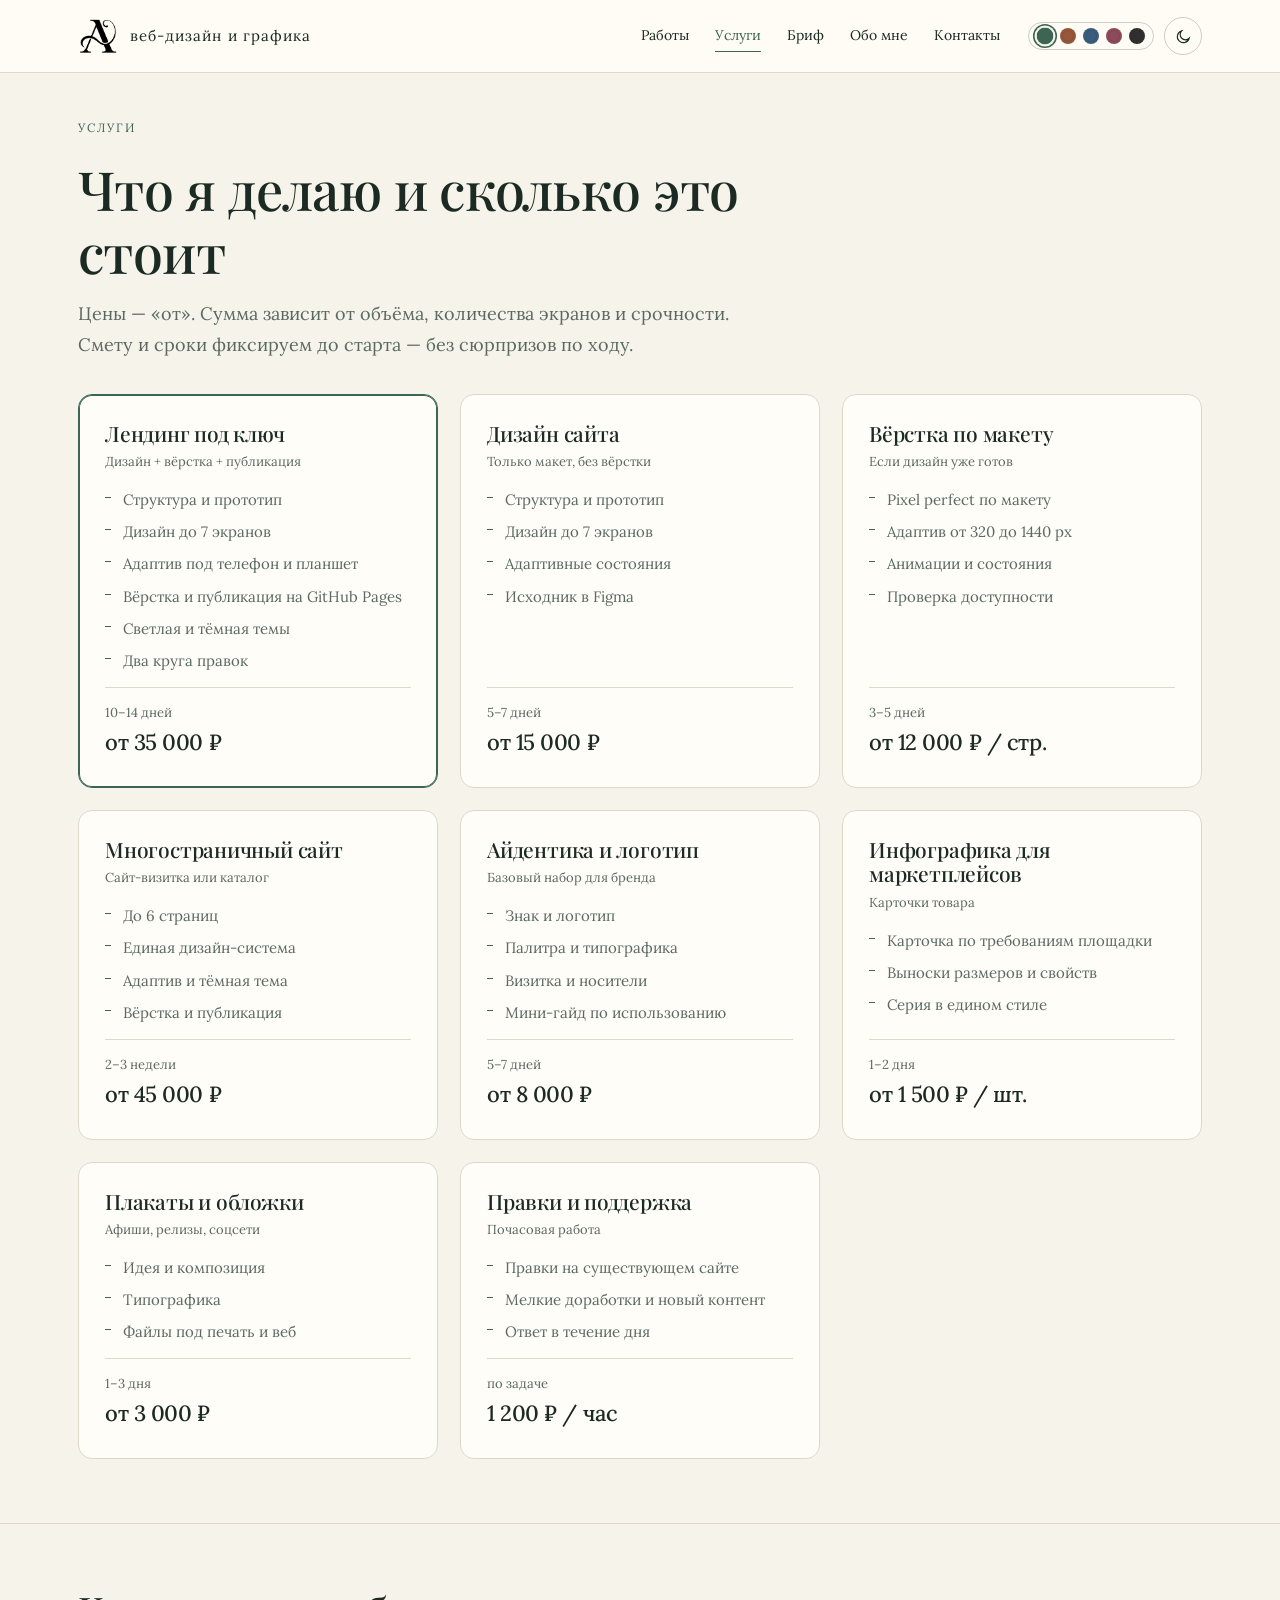
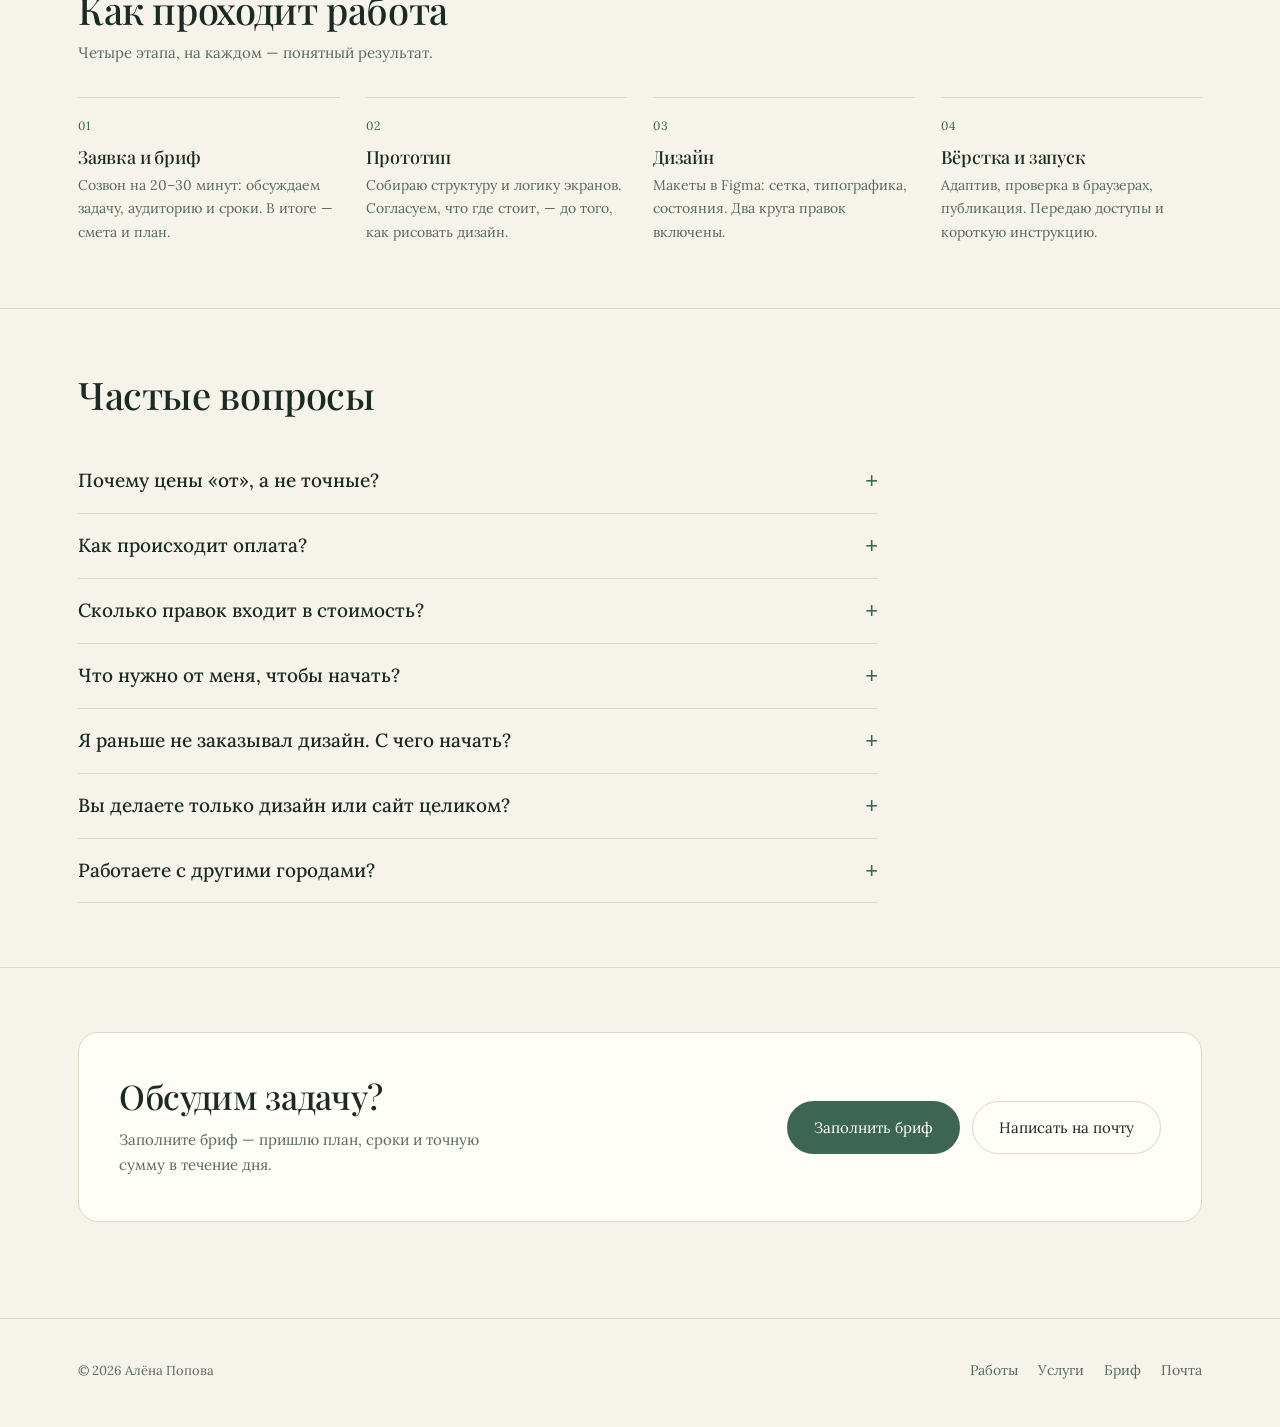
<file: services.html>
<!DOCTYPE html>
<html lang="ru" data-palette="forest" data-theme="light">
<head>
<meta charset="UTF-8">
<meta name="viewport" content="width=device-width, initial-scale=1.0">
<title>Услуги и цены — Алёна Попова</title>
<meta name="description" content="Дизайн сайта, лендинг под ключ, вёрстка по макету, айдентика, инфографика и плакаты. Цены, сроки и этапы работы.">
<meta name="theme-color" content="#F6F3EA">
<meta property="og:type" content="website">
<meta property="og:title" content="Услуги и цены — Алёна Попова">
<meta property="og:description" content="Дизайн сайта от 15 000 ₽, лендинг под ключ от 35 000 ₽, вёрстка от 12 000 ₽ за страницу.">
<meta property="og:image" content="assets/img/og.jpg">
<link rel="icon" href="assets/img/favicon.png" type="image/png" sizes="64x64">
<link rel="apple-touch-icon" href="assets/img/apple-touch-icon.png">
<link rel="preconnect" href="https://fonts.googleapis.com">
<link rel="preconnect" href="https://fonts.gstatic.com" crossorigin>
<link href="https://fonts.googleapis.com/css2?family=Lora:wght@400;500&family=Playfair+Display:wght@500;700&family=Cormorant+Garamond:ital@1&display=swap" rel="stylesheet">
<link rel="stylesheet" href="assets/css/tokens.css?v=11">
<link rel="stylesheet" href="assets/css/site.css?v=11">
<script src="assets/js/boot.js?v=11"></script>
</head>
<body>

<a class="skip-link" href="#main">К содержанию</a>

<header class="site-header">
  <div class="container header-inner">
    <a class="brand" href="index.html">
      <img class="brand-logo" src="assets/img/logo.png" alt="" width="40" height="40">
      <span class="brand-text">веб-дизайн и графика</span>
    </a>

    <nav class="nav" aria-label="Основная навигация">
      <a href="works.html">Работы</a>
      <a href="services.html">Услуги</a>
      <a href="brief.html">Бриф</a>
      <a href="index.html#about">Обо мне</a>
      <a href="index.html#contact">Контакты</a>
    </nav>

    <div class="tools">
      <div class="palettes" role="group" aria-label="Цветовая палитра">
        <button class="palette-dot" data-palette="forest" aria-pressed="true" aria-label="Лес и бумага" title="Лес и бумага" style="--dot:#3C6653"></button>
        <button class="palette-dot" data-palette="clay" aria-pressed="false" aria-label="Терракота" title="Терракота" style="--dot:#97573A"></button>
        <button class="palette-dot" data-palette="steel" aria-pressed="false" aria-label="Туман и сталь" title="Туман и сталь" style="--dot:#3B5C7D"></button>
        <button class="palette-dot" data-palette="rose" aria-pressed="false" aria-label="Пыльная роза" title="Пыльная роза" style="--dot:#8E4A5B"></button>
        <button class="palette-dot" data-palette="graphite" aria-pressed="false" aria-label="Графит" title="Графит" style="--dot:#2F2F2F"></button>
      </div>
      <button class="theme-btn" aria-label="Переключить тему">
        <svg class="icon-sun" viewBox="0 0 24 24" aria-hidden="true"><circle cx="12" cy="12" r="4.5"/><path d="M12 2v2.5M12 19.5V22M2 12h2.5M19.5 12H22M4.9 4.9l1.8 1.8M17.3 17.3l1.8 1.8M19.1 4.9l-1.8 1.8M6.7 17.3l-1.8 1.8"/></svg>
        <svg class="icon-moon" viewBox="0 0 24 24" aria-hidden="true"><path d="M20 14.5A8.5 8.5 0 1 1 9.5 4a6.8 6.8 0 0 0 10.5 10.5z"/></svg>
      </button>
      <button class="burger" aria-label="Меню" aria-expanded="false" aria-controls="mobileMenu">
        <span></span><span></span><span></span>
      </button>
    </div>
  </div>
</header>

<div class="mobile-menu" id="mobileMenu">
  <a href="works.html">Работы</a>
  <a href="services.html">Услуги</a>
  <a href="brief.html">Бриф</a>
  <a href="index.html#about">Обо мне</a>
  <a href="index.html#contact">Контакты</a>
  <div class="mobile-menu-palettes">
    <span class="mobile-menu-label">Палитра</span>
    <div class="palettes" role="group" aria-label="Цветовая палитра">
      <button class="palette-dot" data-palette="forest" aria-pressed="true" aria-label="Лес и бумага" title="Лес и бумага" style="--dot:#3C6653"></button>
      <button class="palette-dot" data-palette="clay" aria-pressed="false" aria-label="Терракота" title="Терракота" style="--dot:#97573A"></button>
      <button class="palette-dot" data-palette="steel" aria-pressed="false" aria-label="Туман и сталь" title="Туман и сталь" style="--dot:#3B5C7D"></button>
      <button class="palette-dot" data-palette="rose" aria-pressed="false" aria-label="Пыльная роза" title="Пыльная роза" style="--dot:#8E4A5B"></button>
      <button class="palette-dot" data-palette="graphite" aria-pressed="false" aria-label="Графит" title="Графит" style="--dot:#2F2F2F"></button>
    </div>
  </div>

</div>

<main id="main">
  <section class="page-head">
    <div class="container">
      <p class="eyebrow">Услуги</p>
      <h1>Что я делаю и сколько это стоит</h1>
      <p class="page-lead">Цены — «от». Сумма зависит от объёма, количества экранов и срочности. Смету и сроки фиксируем до старта — без сюрпризов по ходу.</p>
    </div>
  </section>

  <section class="section" style="padding-top:0">
    <div class="container">
      <div class="services-grid" id="servicesGrid"></div>
      <noscript>
        <p class="page-lead">Дизайн сайта — от 15 000 ₽. Лендинг под ключ — от 35 000 ₽. Вёрстка — от 12 000 ₽ за страницу. Айдентика — от 8 000 ₽.</p>
      </noscript>
    </div>
  </section>

  <section class="section">
    <div class="container">
      <div class="section-head"><div><h2>Как проходит работа</h2><p>Четыре этапа, на каждом — понятный результат.</p></div></div>
      <div class="steps">
        <div class="step">
          <h3>Заявка и бриф</h3>
          <p>Созвон на 20–30 минут: обсуждаем задачу, аудиторию и сроки. В итоге — смета и план.</p>
        </div>
        <div class="step">
          <h3>Прототип</h3>
          <p>Собираю структуру и логику экранов. Согласуем, что где стоит, — до того, как рисовать дизайн.</p>
        </div>
        <div class="step">
          <h3>Дизайн</h3>
          <p>Макеты в Figma: сетка, типографика, состояния. Два круга правок включены.</p>
        </div>
        <div class="step">
          <h3>Вёрстка и запуск</h3>
          <p>Адаптив, проверка в браузерах, публикация. Передаю доступы и короткую инструкцию.</p>
        </div>
      </div>
    </div>
  </section>

  <section class="section">
    <div class="container">
      <div class="section-head"><h2>Частые вопросы</h2></div>
      <div class="faq">
        <details>
          <summary>Почему цены «от», а не точные?</summary>
          <p>Объём бывает очень разным: лендинг на 5 экранов и на 12 — это две разные работы. После брифа называю точную сумму, и она не меняется, пока не меняется задача.</p>
        </details>
        <details>
          <summary>Как происходит оплата?</summary>
          <p>50% предоплата перед стартом, остальное — после сдачи. Для больших проектов можно разбить на этапы: прототип, дизайн, вёрстка.</p>
        </details>
        <details>
          <summary>Сколько правок входит в стоимость?</summary>
          <p>Два круга правок на каждом этапе. Правки — это уточнения внутри согласованной концепции. Смена концепции или новые экраны считаются отдельно.</p>
        </details>
        <details>
          <summary>Что нужно от меня, чтобы начать?</summary>
          <p>Описание задачи и пара примеров, которые вам нравятся. Тексты и фото — если есть. Если нет, помогу собрать структуру и подскажу, что подготовить.</p>
        </details>
        <details>
          <summary>Я раньше не заказывал дизайн. С чего начать?</summary>
          <p>С брифа: там простые вопросы — что за проект, для кого он и к какому сроку. Если на что-то не хочется отвечать, пропустите. Остальное разберём на коротком созвоне.</p>
        </details>
        <details>
          <summary>Вы делаете только дизайн или сайт целиком?</summary>
          <p>И то, и другое. Могу сделать макет в Figma, а могу собрать сайт, опубликовать его и остаться на поддержке.</p>
        </details>
        <details>
          <summary>Работаете с другими городами?</summary>
          <p>Да, всё удалённо. Общение в удобном мессенджере или почтой, созвоны — по договорённости.</p>
        </details>
      </div>
    </div>
  </section>

  <section class="section">
    <div class="container">
      <div class="cta-band">
        <div>
          <h2>Обсудим задачу?</h2>
          <p>Заполните бриф — пришлю план, сроки и точную сумму в течение дня.</p>
        </div>
        <div class="cta-actions">
          <a class="btn btn-primary" href="brief.html">Заполнить бриф</a>
          <a class="btn btn-ghost" href="mailto:alenapopova149@gmail.com">Написать на почту</a>
        </div>
      </div>
    </div>
  </section>
</main>

<footer class="site-footer">
  <div class="container footer-inner">
    <span class="copyright">© 2026 Алёна Попова</span>
    <nav class="footer-links" aria-label="Ссылки в подвале">
      <a href="works.html">Работы</a>
      <a href="services.html">Услуги</a>
      <a href="brief.html">Бриф</a>
      <a href="mailto:alenapopova149@gmail.com">Почта</a>
    </nav>
  </div>
</footer>

<script src="assets/js/data.js?v=11" defer></script>
<script src="assets/js/theme.js?v=11" defer></script>
<script src="assets/js/render.js?v=11" defer></script>
</body>
</html>
</file>
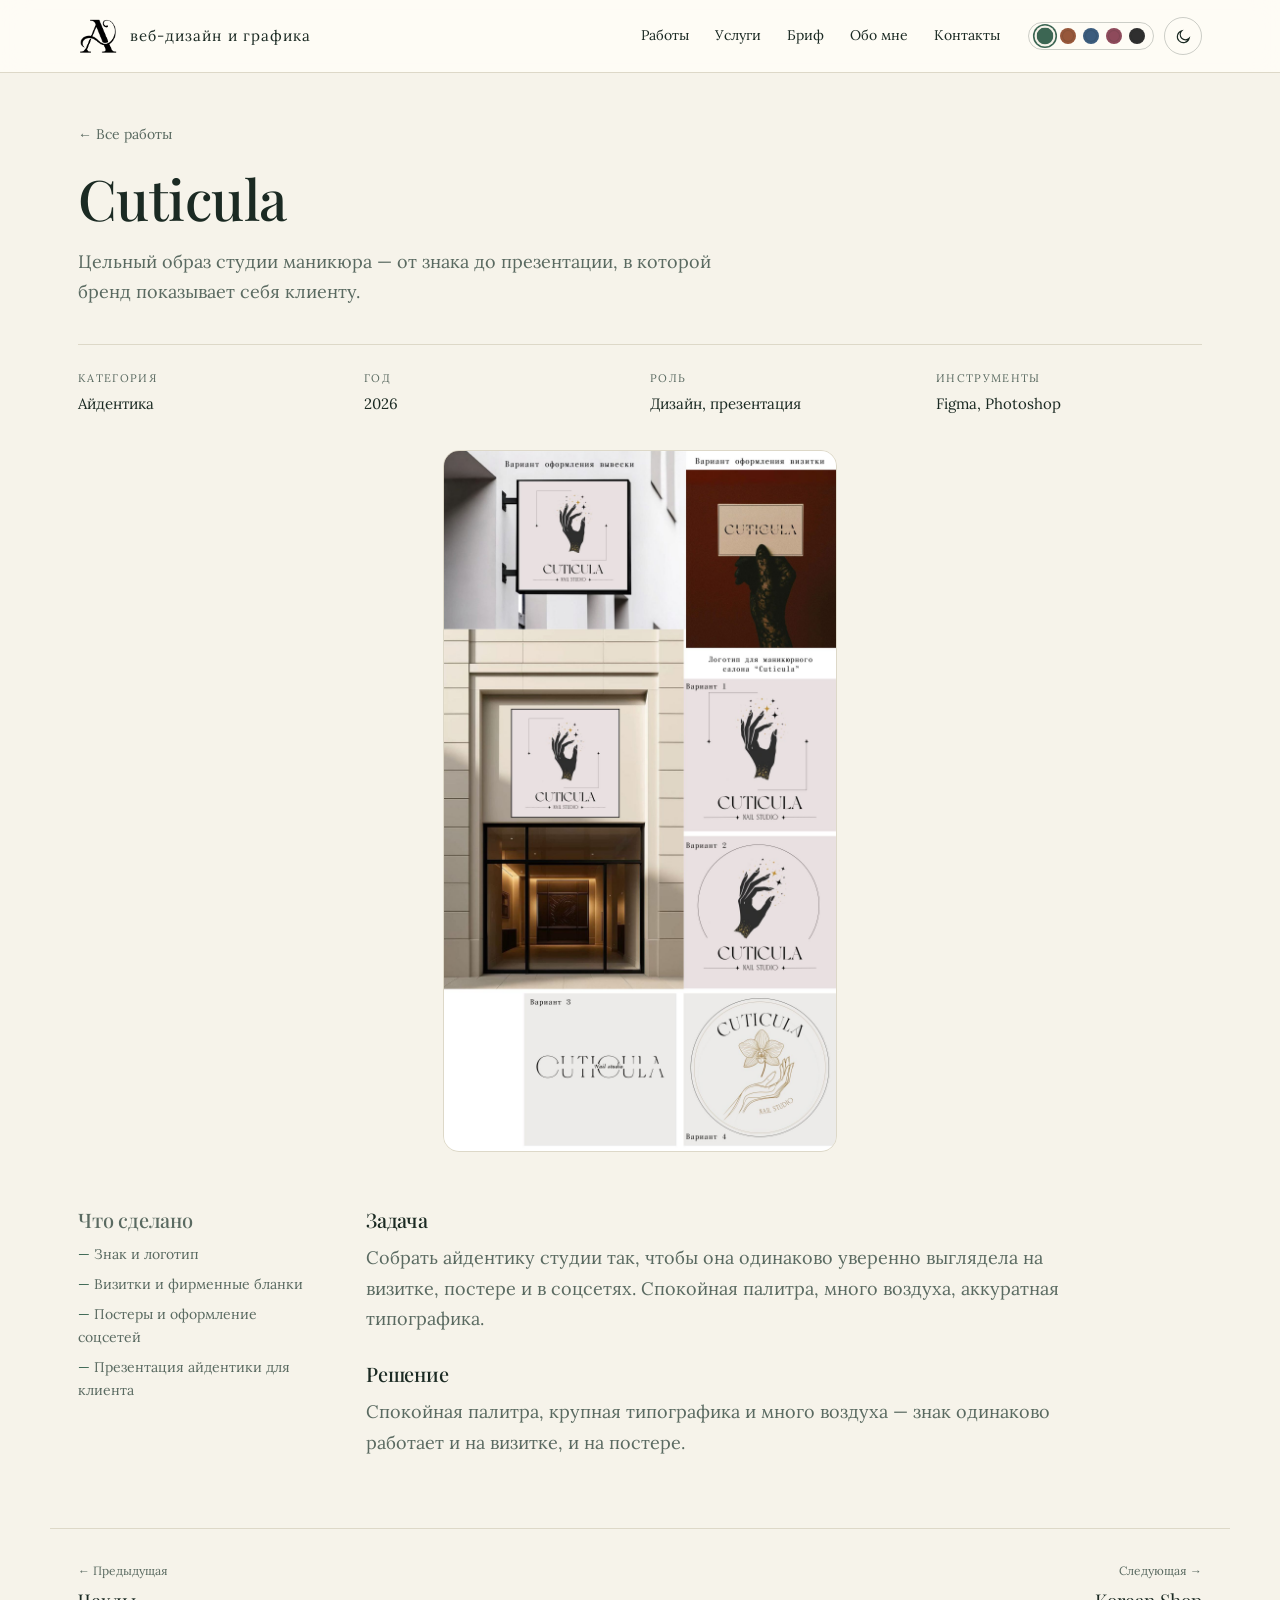
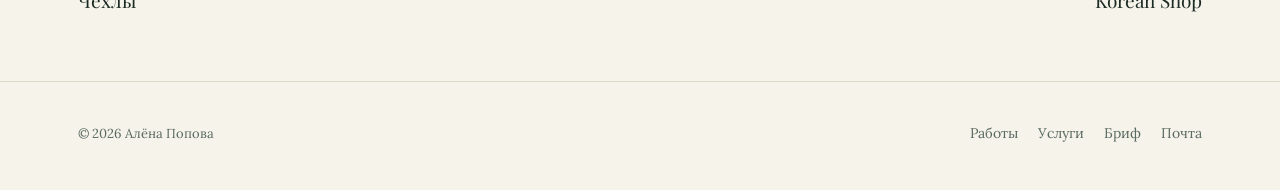
<file: work.html>
<!DOCTYPE html>
<html lang="ru" data-palette="forest" data-theme="light">
<head>
<meta charset="UTF-8">
<meta name="viewport" content="width=device-width, initial-scale=1.0">
<title>Проект — Алёна Попова</title>
<meta name="description" content="Проект в портфолио Алёны Поповой: дизайн, айдентика, вёрстка.">
<meta name="theme-color" content="#F6F3EA">
<meta property="og:type" content="article">
<meta property="og:image" content="assets/img/og.jpg">
<link rel="icon" href="assets/img/favicon.png" type="image/png" sizes="64x64">
<link rel="apple-touch-icon" href="assets/img/apple-touch-icon.png">
<link rel="preconnect" href="https://fonts.googleapis.com">
<link rel="preconnect" href="https://fonts.gstatic.com" crossorigin>
<link href="https://fonts.googleapis.com/css2?family=Lora:wght@400;500&family=Playfair+Display:wght@500;700&family=Cormorant+Garamond:ital@1&display=swap" rel="stylesheet">
<link rel="stylesheet" href="assets/css/tokens.css?v=11">
<link rel="stylesheet" href="assets/css/site.css?v=11">
<script src="assets/js/boot.js?v=11"></script>
</head>
<body>

<a class="skip-link" href="#main">К содержанию</a>

<header class="site-header">
  <div class="container header-inner">
    <a class="brand" href="index.html">
      <img class="brand-logo" src="assets/img/logo.png" alt="" width="40" height="40">
      <span class="brand-text">веб-дизайн и графика</span>
    </a>

    <nav class="nav" aria-label="Основная навигация">
      <a href="works.html">Работы</a>
      <a href="services.html">Услуги</a>
      <a href="brief.html">Бриф</a>
      <a href="index.html#about">Обо мне</a>
      <a href="index.html#contact">Контакты</a>
    </nav>

    <div class="tools">
      <div class="palettes" role="group" aria-label="Цветовая палитра">
        <button class="palette-dot" data-palette="forest" aria-pressed="true" aria-label="Лес и бумага" title="Лес и бумага" style="--dot:#3C6653"></button>
        <button class="palette-dot" data-palette="clay" aria-pressed="false" aria-label="Терракота" title="Терракота" style="--dot:#97573A"></button>
        <button class="palette-dot" data-palette="steel" aria-pressed="false" aria-label="Туман и сталь" title="Туман и сталь" style="--dot:#3B5C7D"></button>
        <button class="palette-dot" data-palette="rose" aria-pressed="false" aria-label="Пыльная роза" title="Пыльная роза" style="--dot:#8E4A5B"></button>
        <button class="palette-dot" data-palette="graphite" aria-pressed="false" aria-label="Графит" title="Графит" style="--dot:#2F2F2F"></button>
      </div>
      <button class="theme-btn" aria-label="Переключить тему">
        <svg class="icon-sun" viewBox="0 0 24 24" aria-hidden="true"><circle cx="12" cy="12" r="4.5"/><path d="M12 2v2.5M12 19.5V22M2 12h2.5M19.5 12H22M4.9 4.9l1.8 1.8M17.3 17.3l1.8 1.8M19.1 4.9l-1.8 1.8M6.7 17.3l-1.8 1.8"/></svg>
        <svg class="icon-moon" viewBox="0 0 24 24" aria-hidden="true"><path d="M20 14.5A8.5 8.5 0 1 1 9.5 4a6.8 6.8 0 0 0 10.5 10.5z"/></svg>
      </button>
      <button class="burger" aria-label="Меню" aria-expanded="false" aria-controls="mobileMenu">
        <span></span><span></span><span></span>
      </button>
    </div>
  </div>
</header>

<div class="mobile-menu" id="mobileMenu">
  <a href="works.html">Работы</a>
  <a href="services.html">Услуги</a>
  <a href="brief.html">Бриф</a>
  <a href="index.html#about">Обо мне</a>
  <a href="index.html#contact">Контакты</a>
  <div class="mobile-menu-palettes">
    <span class="mobile-menu-label">Палитра</span>
    <div class="palettes" role="group" aria-label="Цветовая палитра">
      <button class="palette-dot" data-palette="forest" aria-pressed="true" aria-label="Лес и бумага" title="Лес и бумага" style="--dot:#3C6653"></button>
      <button class="palette-dot" data-palette="clay" aria-pressed="false" aria-label="Терракота" title="Терракота" style="--dot:#97573A"></button>
      <button class="palette-dot" data-palette="steel" aria-pressed="false" aria-label="Туман и сталь" title="Туман и сталь" style="--dot:#3B5C7D"></button>
      <button class="palette-dot" data-palette="rose" aria-pressed="false" aria-label="Пыльная роза" title="Пыльная роза" style="--dot:#8E4A5B"></button>
      <button class="palette-dot" data-palette="graphite" aria-pressed="false" aria-label="Графит" title="Графит" style="--dot:#2F2F2F"></button>
    </div>
  </div>

</div>

<main id="main">
  <article id="caseRoot"></article>
  <noscript><div class="container page-head"><p class="page-lead">Для просмотра проекта включите JavaScript.</p></div></noscript>
</main>

<footer class="site-footer">
  <div class="container footer-inner">
    <span class="copyright">© 2026 Алёна Попова</span>
    <nav class="footer-links" aria-label="Ссылки в подвале">
      <a href="works.html">Работы</a>
      <a href="services.html">Услуги</a>
      <a href="brief.html">Бриф</a>
      <a href="mailto:alenapopova149@gmail.com">Почта</a>
    </nav>
  </div>
</footer>

<script src="assets/js/data.js?v=11" defer></script>
<script src="assets/js/theme.js?v=11" defer></script>
<script src="assets/js/render.js?v=11" defer></script>
</body>
</html>
</file>
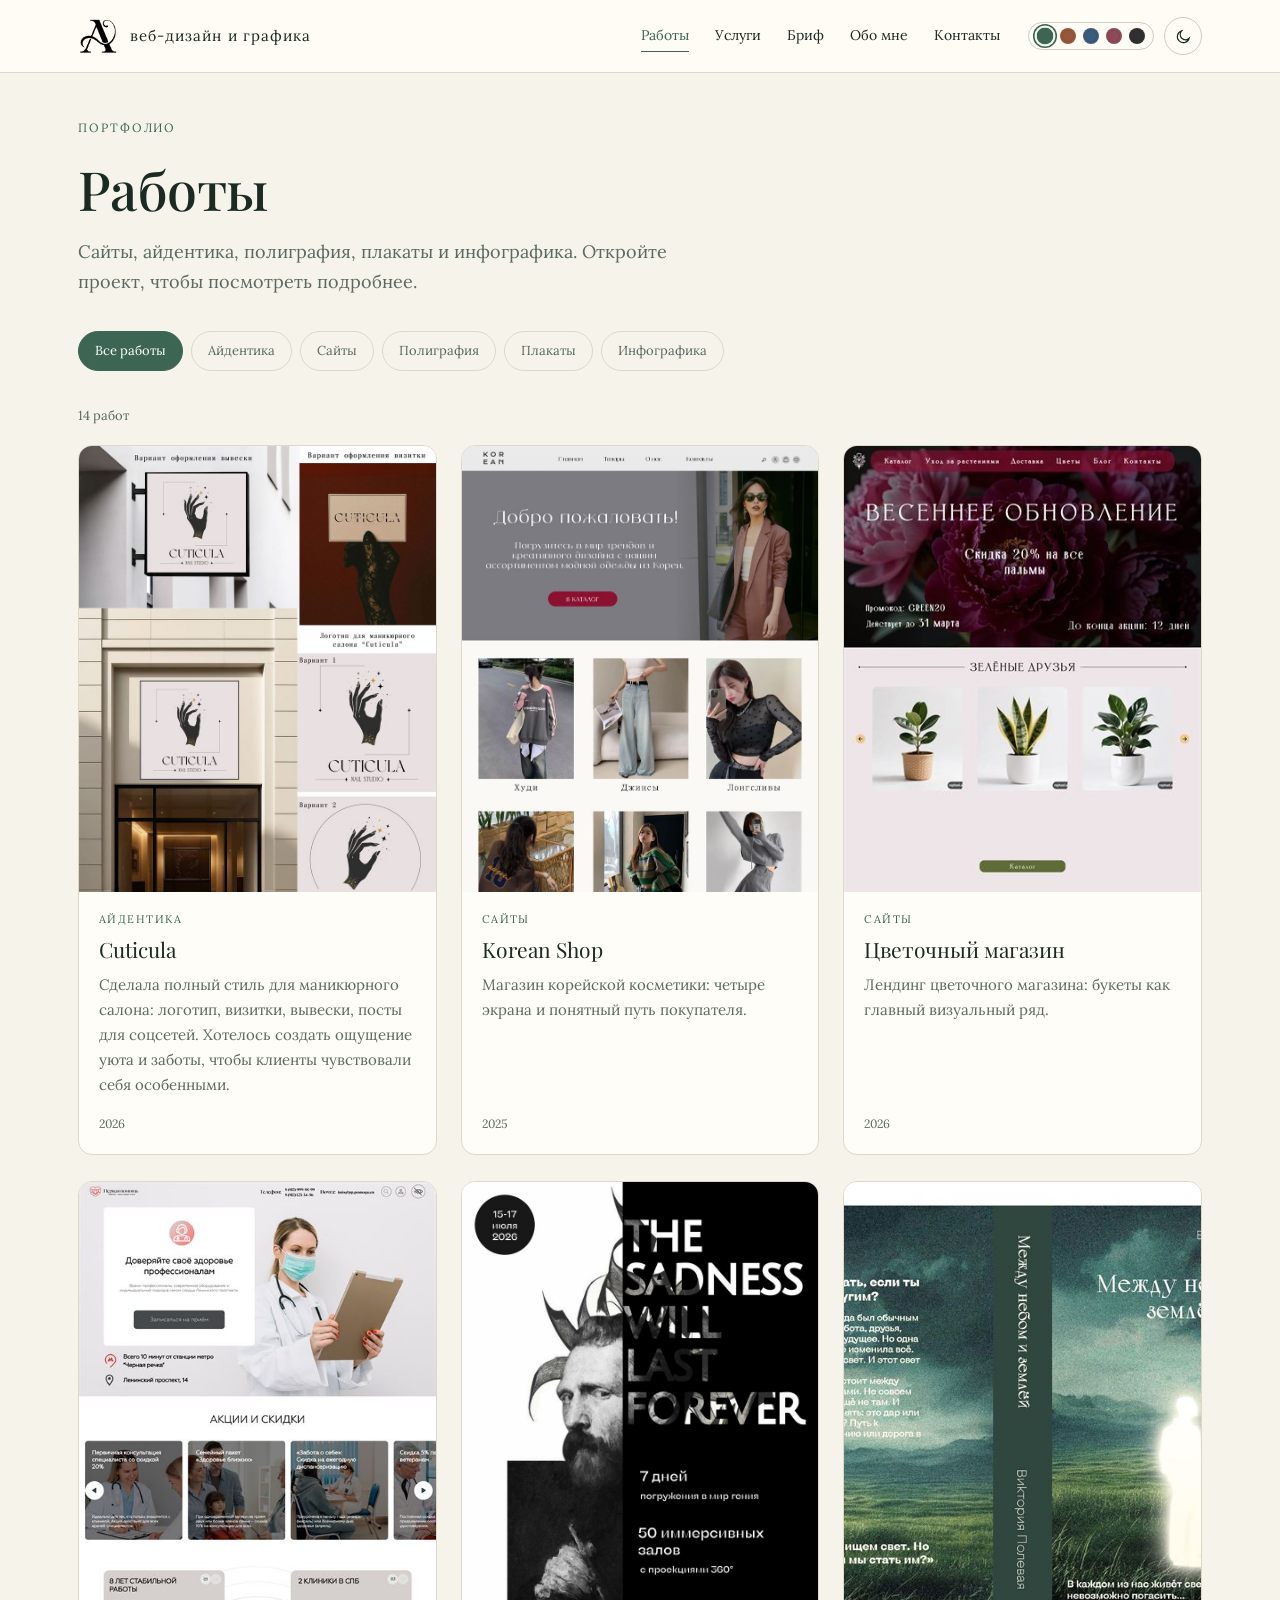
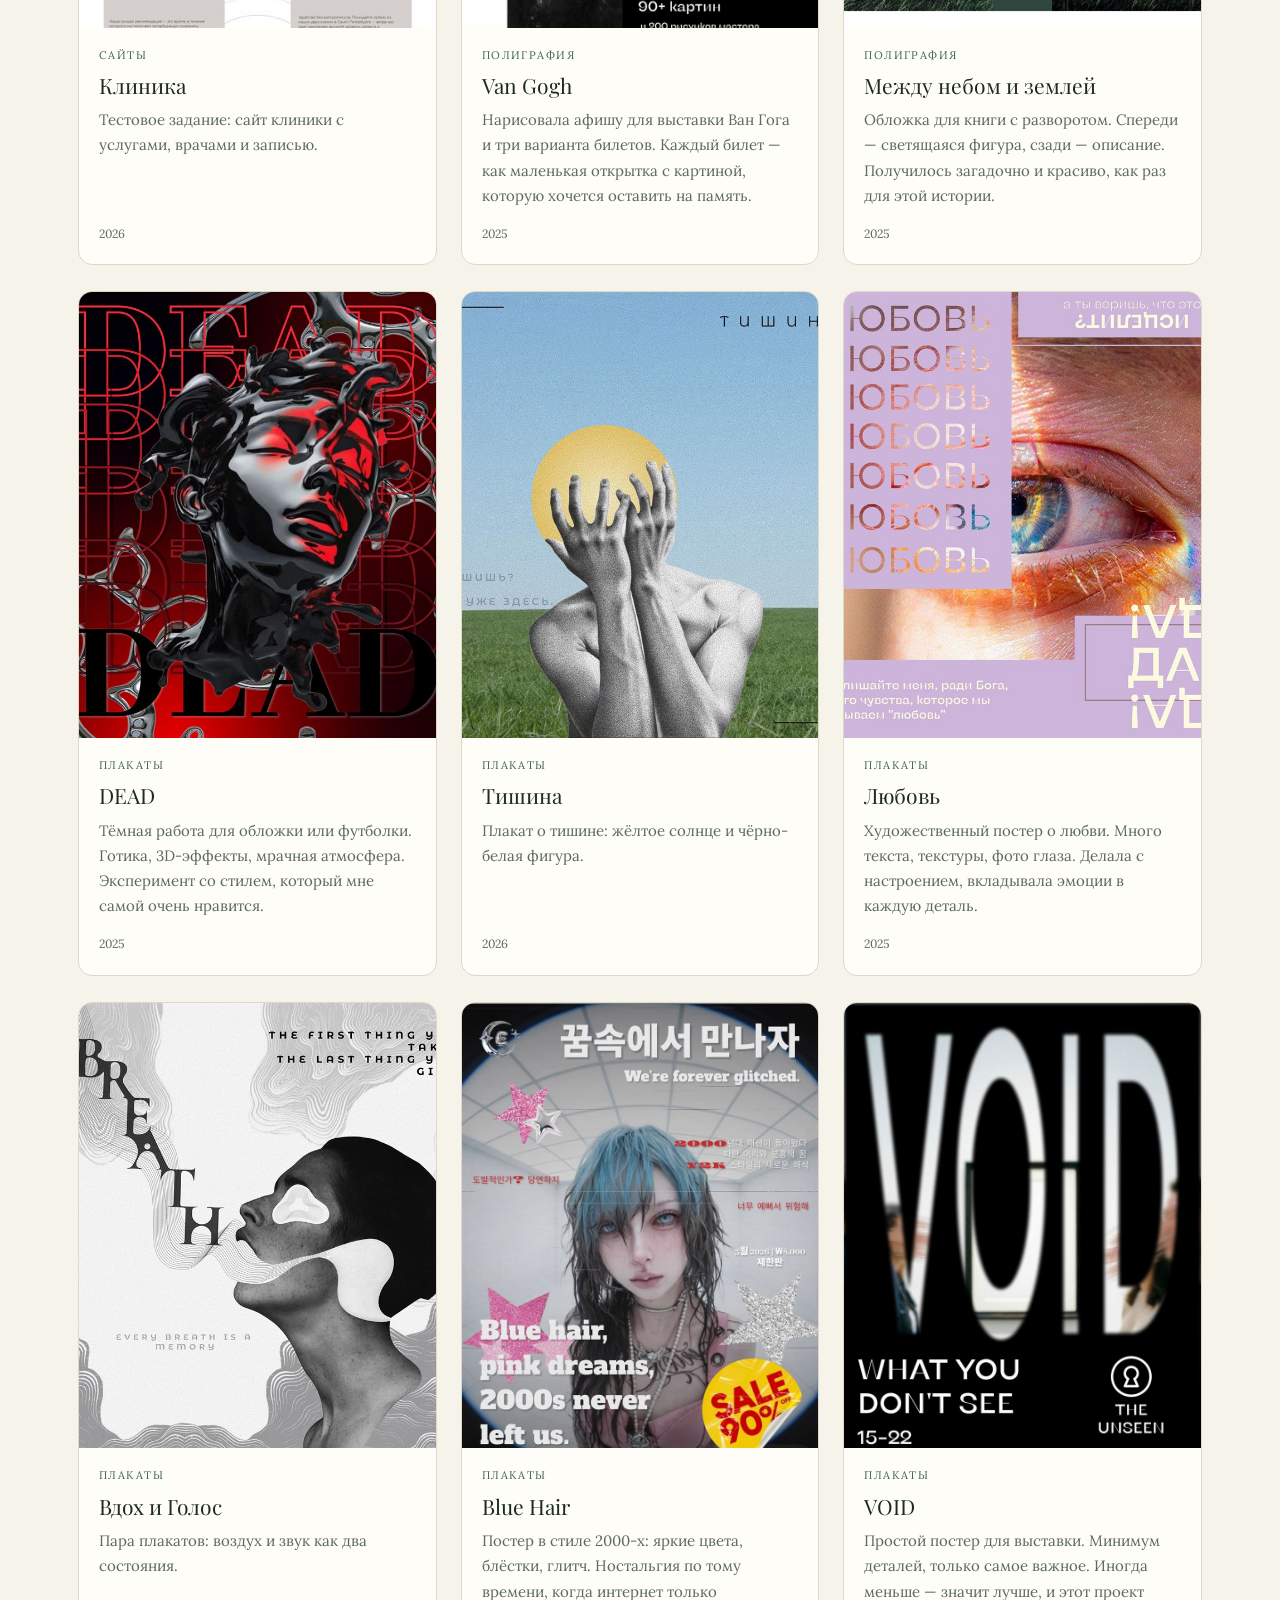
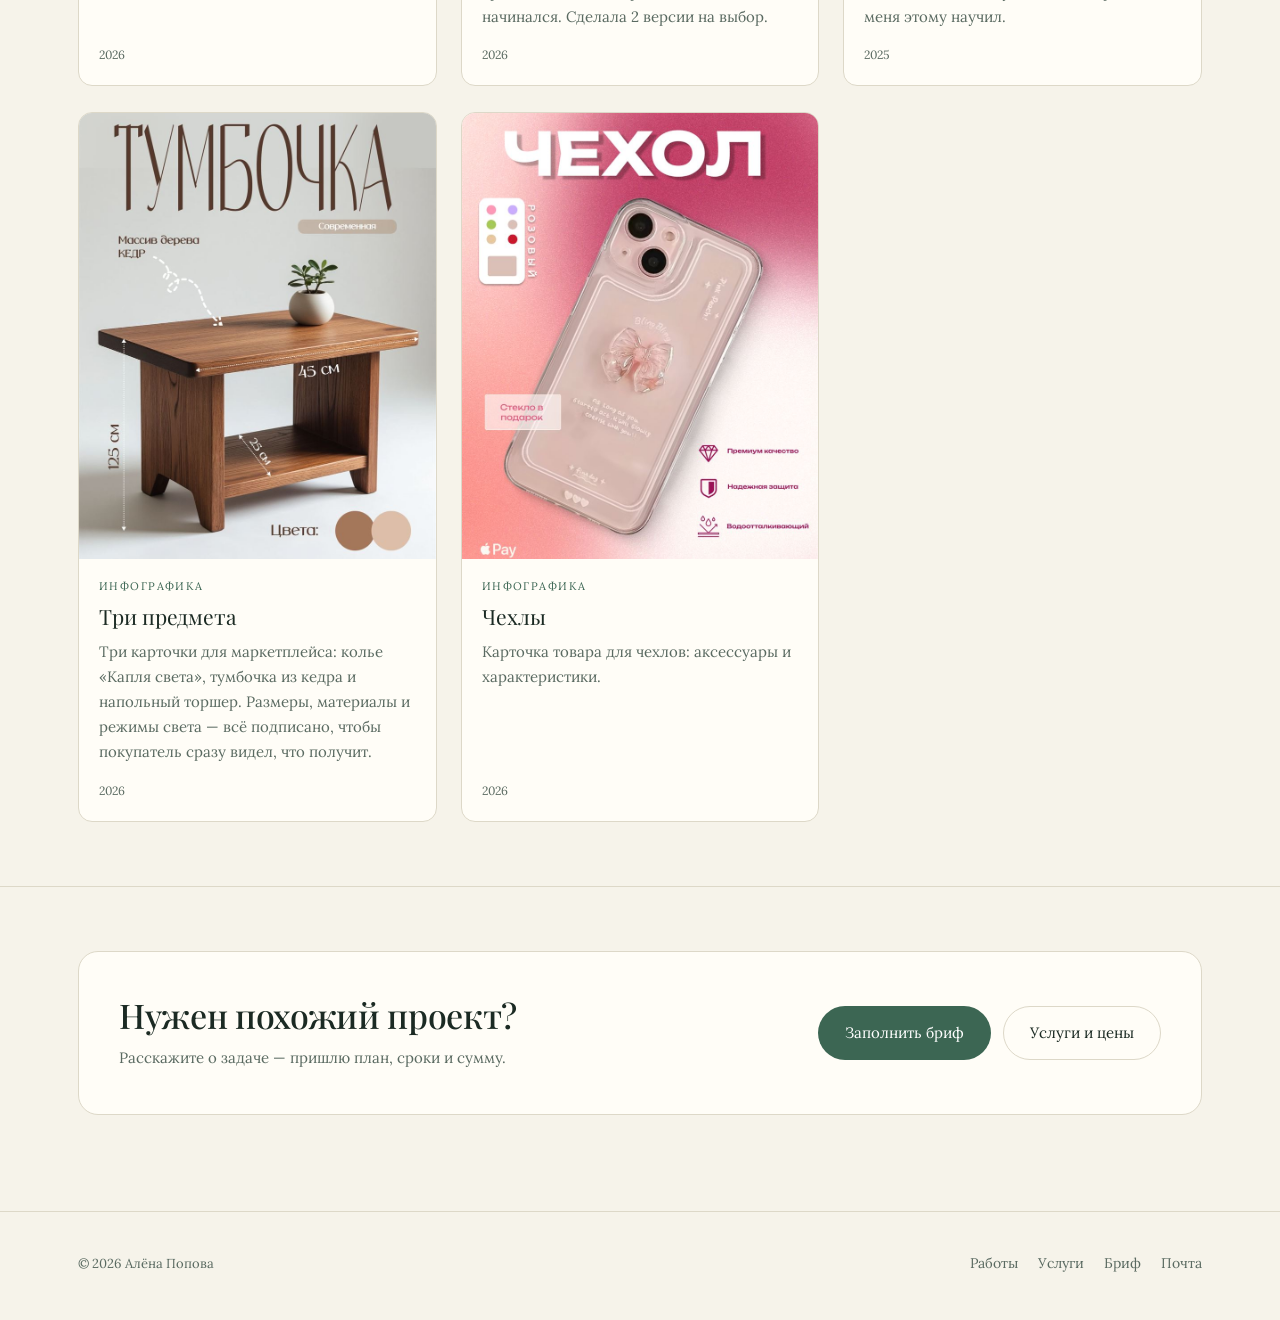
<file: works.html>
<!DOCTYPE html>
<html lang="ru" data-palette="forest" data-theme="light">
<head>
<meta charset="UTF-8">
<meta name="viewport" content="width=device-width, initial-scale=1.0">
<title>Работы — Алёна Попова</title>
<meta name="description" content="Работы веб-дизайнера Алёны Поповой: сайты, айдентика, полиграфия, плакаты и инфографика для маркетплейсов.">
<meta name="theme-color" content="#F6F3EA">
<meta property="og:type" content="website">
<meta property="og:title" content="Работы — Алёна Попова">
<meta property="og:description" content="Сайты, айдентика, полиграфия, плакаты и инфографика.">
<meta property="og:image" content="assets/img/og.jpg">
<link rel="icon" href="assets/img/favicon.png" type="image/png" sizes="64x64">
<link rel="apple-touch-icon" href="assets/img/apple-touch-icon.png">
<link rel="preconnect" href="https://fonts.googleapis.com">
<link rel="preconnect" href="https://fonts.gstatic.com" crossorigin>
<link href="https://fonts.googleapis.com/css2?family=Lora:wght@400;500&family=Playfair+Display:wght@500;700&family=Cormorant+Garamond:ital@1&display=swap" rel="stylesheet">
<link rel="stylesheet" href="assets/css/tokens.css?v=11">
<link rel="stylesheet" href="assets/css/site.css?v=11">
<script src="assets/js/boot.js?v=11"></script>
</head>
<body>

<a class="skip-link" href="#main">К содержанию</a>

<header class="site-header">
  <div class="container header-inner">
    <a class="brand" href="index.html">
      <img class="brand-logo" src="assets/img/logo.png" alt="" width="40" height="40">
      <span class="brand-text">веб-дизайн и графика</span>
    </a>

    <nav class="nav" aria-label="Основная навигация">
      <a href="works.html">Работы</a>
      <a href="services.html">Услуги</a>
      <a href="brief.html">Бриф</a>
      <a href="index.html#about">Обо мне</a>
      <a href="index.html#contact">Контакты</a>
    </nav>

    <div class="tools">
      <div class="palettes" role="group" aria-label="Цветовая палитра">
        <button class="palette-dot" data-palette="forest" aria-pressed="true" aria-label="Лес и бумага" title="Лес и бумага" style="--dot:#3C6653"></button>
        <button class="palette-dot" data-palette="clay" aria-pressed="false" aria-label="Терракота" title="Терракота" style="--dot:#97573A"></button>
        <button class="palette-dot" data-palette="steel" aria-pressed="false" aria-label="Туман и сталь" title="Туман и сталь" style="--dot:#3B5C7D"></button>
        <button class="palette-dot" data-palette="rose" aria-pressed="false" aria-label="Пыльная роза" title="Пыльная роза" style="--dot:#8E4A5B"></button>
        <button class="palette-dot" data-palette="graphite" aria-pressed="false" aria-label="Графит" title="Графит" style="--dot:#2F2F2F"></button>
      </div>
      <button class="theme-btn" aria-label="Переключить тему">
        <svg class="icon-sun" viewBox="0 0 24 24" aria-hidden="true"><circle cx="12" cy="12" r="4.5"/><path d="M12 2v2.5M12 19.5V22M2 12h2.5M19.5 12H22M4.9 4.9l1.8 1.8M17.3 17.3l1.8 1.8M19.1 4.9l-1.8 1.8M6.7 17.3l-1.8 1.8"/></svg>
        <svg class="icon-moon" viewBox="0 0 24 24" aria-hidden="true"><path d="M20 14.5A8.5 8.5 0 1 1 9.5 4a6.8 6.8 0 0 0 10.5 10.5z"/></svg>
      </button>
      <button class="burger" aria-label="Меню" aria-expanded="false" aria-controls="mobileMenu">
        <span></span><span></span><span></span>
      </button>
    </div>
  </div>
</header>

<div class="mobile-menu" id="mobileMenu">
  <a href="works.html">Работы</a>
  <a href="services.html">Услуги</a>
  <a href="brief.html">Бриф</a>
  <a href="index.html#about">Обо мне</a>
  <a href="index.html#contact">Контакты</a>
  <div class="mobile-menu-palettes">
    <span class="mobile-menu-label">Палитра</span>
    <div class="palettes" role="group" aria-label="Цветовая палитра">
      <button class="palette-dot" data-palette="forest" aria-pressed="true" aria-label="Лес и бумага" title="Лес и бумага" style="--dot:#3C6653"></button>
      <button class="palette-dot" data-palette="clay" aria-pressed="false" aria-label="Терракота" title="Терракота" style="--dot:#97573A"></button>
      <button class="palette-dot" data-palette="steel" aria-pressed="false" aria-label="Туман и сталь" title="Туман и сталь" style="--dot:#3B5C7D"></button>
      <button class="palette-dot" data-palette="rose" aria-pressed="false" aria-label="Пыльная роза" title="Пыльная роза" style="--dot:#8E4A5B"></button>
      <button class="palette-dot" data-palette="graphite" aria-pressed="false" aria-label="Графит" title="Графит" style="--dot:#2F2F2F"></button>
    </div>
  </div>

</div>

<main id="main">
  <section class="page-head">
    <div class="container">
      <p class="eyebrow">Портфолио</p>
      <h1>Работы</h1>
      <p class="page-lead">Сайты, айдентика, полиграфия, плакаты и инфографика. Откройте проект, чтобы посмотреть подробнее.</p>
    </div>
  </section>

  <section class="section" style="padding-top:0">
    <div class="container">
      <div class="filters" id="filters" role="group" aria-label="Фильтр работ"></div>
      <p class="count" id="worksCount"></p>
      <div class="works-grid" id="worksGrid"></div>
      <noscript><p class="page-lead">Для просмотра списка работ включите JavaScript.</p></noscript>
    </div>
  </section>

  <section class="section">
    <div class="container">
      <div class="cta-band">
        <div>
          <h2>Нужен похожий проект?</h2>
          <p>Расскажите о задаче — пришлю план, сроки и сумму.</p>
        </div>
        <div class="cta-actions">
          <a class="btn btn-primary" href="brief.html">Заполнить бриф</a>
          <a class="btn btn-ghost" href="services.html">Услуги и цены</a>
        </div>
      </div>
    </div>
  </section>
</main>

<footer class="site-footer">
  <div class="container footer-inner">
    <span class="copyright">© 2026 Алёна Попова</span>
    <nav class="footer-links" aria-label="Ссылки в подвале">
      <a href="works.html">Работы</a>
      <a href="services.html">Услуги</a>
      <a href="brief.html">Бриф</a>
      <a href="mailto:alenapopova149@gmail.com">Почта</a>
    </nav>
  </div>
</footer>

<script src="assets/js/data.js?v=11" defer></script>
<script src="assets/js/theme.js?v=11" defer></script>
<script src="assets/js/render.js?v=11" defer></script>
</body>
</html>
</file>
<file: assets/css/tokens.css>
/* ============================================================
   ПАЛИТРЫ И ТЕМЫ
   Менять цвета нужно ТОЛЬКО в этом файле.
   Каждая палитра = два блока: светлая и тёмная.
   ============================================================ */

:root {
  --radius: 14px;
  --radius-sm: 10px;
  --shadow-soft: 0 12px 32px rgba(20, 20, 20, .07);
  --maxw: 1180px;
  --header-h: 72px;
}

/* ---------- 1. Лес и бумага ---------- */
html[data-palette="forest"][data-theme="light"] {
  --bg: #F6F3EA;
  --surface: #FFFDF7;
  --surface-2: #EFEBDF;
  --text: #1B2A23;
  --muted: #5A6A61;
  --accent: #3C6653;
  --accent-hover: #2F5445;
  --on-accent: #FFFFFF;
  --border: #DDD8C8;
}
html[data-palette="forest"][data-theme="dark"] {
  --bg: #0E1613;
  --surface: #16211C;
  --surface-2: #1D2A24;
  --text: #EDEAD9;
  --muted: #9AA79D;
  --accent: #86B39C;
  --accent-hover: #9CC4AF;
  --on-accent: #0E1613;
  --border: #27352D;
}

/* ---------- 2. Терракота ---------- */
html[data-palette="clay"][data-theme="light"] {
  --bg: #FAF5EE;
  --surface: #FFFCF6;
  --surface-2: #F2E9DC;
  --text: #2A211C;
  --muted: #6B5A50;
  --accent: #97573A;
  --accent-hover: #7E472E;
  --on-accent: #FFFFFF;
  --border: #E6DBCC;
}
html[data-palette="clay"][data-theme="dark"] {
  --bg: #17120F;
  --surface: #211A16;
  --surface-2: #2A211B;
  --text: #F2E9E0;
  --muted: #B3A195;
  --accent: #D99170;
  --accent-hover: #E8A785;
  --on-accent: #17120F;
  --border: #35291F;
}

/* ---------- 3. Туман и сталь ---------- */
html[data-palette="steel"][data-theme="light"] {
  --bg: #F3F5F7;
  --surface: #FFFFFF;
  --surface-2: #E9EDF1;
  --text: #1B2530;
  --muted: #5A6672;
  --accent: #3B5C7D;
  --accent-hover: #2E4A66;
  --on-accent: #FFFFFF;
  --border: #DCE3E9;
}
html[data-palette="steel"][data-theme="dark"] {
  --bg: #0F1418;
  --surface: #171E24;
  --surface-2: #1E262D;
  --text: #E8EDF1;
  --muted: #9BA8B4;
  --accent: #8FB0C9;
  --accent-hover: #A6C3D8;
  --on-accent: #0F1418;
  --border: #27323B;
}

/* ---------- 4. Пыльная роза ---------- */
html[data-palette="rose"][data-theme="light"] {
  --bg: #FAF4F4;
  --surface: #FFFCFC;
  --surface-2: #F1E5E6;
  --text: #2A2022;
  --muted: #6E5A5E;
  --accent: #8E4A5B;
  --accent-hover: #783C4C;
  --on-accent: #FFFFFF;
  --border: #E9DADA;
}
html[data-palette="rose"][data-theme="dark"] {
  --bg: #161113;
  --surface: #201A1C;
  --surface-2: #291F22;
  --text: #F2E9EA;
  --muted: #B4A0A4;
  --accent: #CE8F9E;
  --accent-hover: #DDA6B3;
  --on-accent: #161113;
  --border: #35272A;
}

/* ---------- 5. Графит ---------- */
html[data-palette="graphite"][data-theme="light"] {
  --bg: #F7F7F4;
  --surface: #FFFFFF;
  --surface-2: #EDEDE8;
  --text: #1A1A1A;
  --muted: #5C5C5C;
  --accent: #2F2F2F;
  --accent-hover: #000000;
  --on-accent: #FFFFFF;
  --border: #E0E0DB;
}
html[data-palette="graphite"][data-theme="dark"] {
  --bg: #121212;
  --surface: #1C1C1C;
  --surface-2: #242424;
  --text: #E9E7E2;
  --muted: #A3A09A;
  --accent: #DDD9D0;
  --accent-hover: #F0EDE6;
  --on-accent: #121212;
  --border: #2F2F2F;
}
</file>
<file: assets/css/site.css>
/* ============================================================
   Базовые стили и компоненты
   Цвета берутся только из tokens.css
   ============================================================ */

* { margin: 0; padding: 0; box-sizing: border-box; }

:root {
  --font-body: 'Lora', Georgia, serif;
  /* Заголовки: Playfair Display — контрастная антиква, есть кириллица
     и все начертания, поэтому одинаково выглядит на любом устройстве. */
  --font-head: 'Playfair Display', Georgia, serif;
}

html {
  scroll-behavior: smooth;
  scroll-padding-top: calc(var(--header-h) + 20px);
  -webkit-text-size-adjust: 100%;
}

body {
  background: var(--bg);
  color: var(--text);
  font-family: var(--font-body);
  font-size: 18px;
  line-height: 1.68;
  min-height: 100vh;
  overflow-x: hidden;
  -webkit-font-smoothing: antialiased;
  transition: background-color .25s ease, color .25s ease;
}

html.no-anim *, html.no-anim *::before, html.no-anim *::after { transition: none !important; }

h1, h2, h3, h4 {
  font-family: var(--font-head);
  font-weight: 500;
  line-height: 1.16;
  letter-spacing: -.01em;
}

a { color: inherit; }
img { max-width: 100%; display: block; }
button { font: inherit; color: inherit; }

::selection { background: var(--accent); color: var(--on-accent); }

:focus-visible {
  outline: 2px solid var(--accent);
  outline-offset: 3px;
  border-radius: 4px;
}

.container {
  max-width: var(--maxw);
  margin: 0 auto;
  padding-inline: 28px;
}

.skip-link {
  position: absolute; left: 12px; top: -60px; z-index: 200;
  background: var(--accent); color: var(--on-accent);
  padding: 10px 18px; border-radius: 8px; text-decoration: none;
  transition: top .2s;
}
.skip-link:focus { top: 12px; }

/* ===== HEADER ===== */
.site-header {
  --hdr-fg: var(--text);
  --hdr-bg: color-mix(in srgb, var(--surface) 86%, transparent);
  --hdr-border: var(--border);
  --logo-filter: brightness(0);
  position: fixed; inset: 0 0 auto 0; z-index: 100;
  color: var(--hdr-fg);
  background: var(--hdr-bg);
  backdrop-filter: blur(14px);
  border-bottom: 1px solid var(--hdr-border);
  transition: background-color .3s ease, border-color .3s ease, color .3s ease;
}
.header-inner {
  min-height: var(--header-h);
  display: flex; align-items: center; gap: 20px;
}

/* Шапка поверх постера (только главная) */
body.has-poster .site-header {
  --hdr-fg: #F7F4D5;
  --hdr-bg: transparent;
  --hdr-border: transparent;
  --logo-filter: brightness(0) invert(1);
  backdrop-filter: none;
}
body.has-poster .site-header.scrolled {
  --hdr-fg: var(--text);
  --hdr-bg: color-mix(in srgb, var(--surface) 88%, transparent);
  --hdr-border: var(--border);
  --logo-filter: brightness(0);
  backdrop-filter: blur(14px);
}
html[data-theme="dark"] .site-header { --logo-filter: brightness(0) invert(1); }
html[data-theme="dark"] body.has-poster .site-header.scrolled { --logo-filter: brightness(0) invert(1); }

.brand { display: flex; align-items: center; gap: 12px; text-decoration: none; flex: none; color: inherit; }
.brand-logo {
  width: 40px; height: 40px; flex: none;
  object-fit: contain;
  /* Знак перекрашивается фильтром под цвет шапки: маска не работает с file:// */
  filter: var(--logo-filter, brightness(0));
  transition: filter .3s ease;
}
.brand-text {
  font-size: 15px; letter-spacing: .07em; line-height: 1.2;
  text-transform: lowercase;
  white-space: nowrap;
}
.brand-text small { font-size: 11px; color: color-mix(in srgb, var(--hdr-fg) 62%, transparent); letter-spacing: .06em; font-weight: 400; }

.nav { display: flex; gap: 26px; margin-left: auto; }
.nav a {
  text-decoration: none; font-size: 14px; color: var(--hdr-fg);
  position: relative; padding: 4px 0;
}
.nav a::after {
  content: ''; position: absolute; left: 0; bottom: 0; height: 1px; width: 0;
  background: var(--accent); transition: width .25s ease;
}
.nav a:hover { color: var(--accent); }
.nav a:hover::after, .nav a[aria-current="page"]::after { width: 100%; }
.nav a[aria-current="page"] { color: var(--accent); }

.tools { display: flex; align-items: center; gap: 10px; margin-left: 8px; }

.palettes { display: flex; gap: 7px; padding: 5px 8px; border: 1px solid color-mix(in srgb, var(--hdr-fg) 22%, transparent); border-radius: 100px; }
.palette-dot {
  width: 16px; height: 16px; border-radius: 50%; cursor: pointer;
  background: var(--dot); border: 2px solid transparent;
  box-shadow: 0 0 0 1px color-mix(in srgb, var(--text) 12%, transparent) inset;
  transition: transform .2s, box-shadow .2s;
  padding: 0;
}
.palette-dot:hover { transform: scale(1.15); }
.palette-dot[aria-pressed="true"] {
  box-shadow: 0 0 0 2px var(--bg), 0 0 0 3.5px var(--dot);
  transform: scale(1.05);
}

.theme-btn {
  width: 38px; height: 38px; border-radius: 50%; cursor: pointer;
  border: 1px solid color-mix(in srgb, var(--hdr-fg) 22%, transparent); background: transparent;
  display: grid; place-items: center; transition: border-color .2s, background-color .2s;
}
.theme-btn:hover { border-color: var(--accent); }
.theme-btn svg { width: 17px; height: 17px; stroke: currentColor; fill: none; stroke-width: 1.6; }
/* В светлой теме показываем луну (действие — включить тёмную), в тёмной — солнце */
.theme-btn .icon-sun { display: none; }
html[data-theme="dark"] .theme-btn .icon-sun { display: block; }
html[data-theme="dark"] .theme-btn .icon-moon { display: none; }

.burger {
  display: none; width: 38px; height: 38px; border-radius: 10px;
  border: 1px solid color-mix(in srgb, var(--hdr-fg) 22%, transparent); background: transparent; cursor: pointer;
  flex-direction: column; gap: 4px; align-items: center; justify-content: center;
}
.burger span { width: 17px; height: 1.5px; background: var(--hdr-fg); transition: .25s; }
.burger[aria-expanded="true"] span:nth-child(1) { transform: translateY(5.5px) rotate(45deg); }
.burger[aria-expanded="true"] span:nth-child(2) { opacity: 0; }
.burger[aria-expanded="true"] span:nth-child(3) { transform: translateY(-5.5px) rotate(-45deg); }

.mobile-menu {
  position: fixed; inset: var(--header-h) 0 auto 0; z-index: 99;
  background: var(--surface); border-bottom: 1px solid var(--border);
  padding: 18px 28px 26px;
  display: none; flex-direction: column; gap: 6px;
}
.mobile-menu.open { display: flex; }
.mobile-menu a {
  text-decoration: none; font-family: var(--font-head);
  font-size: 24px; padding: 10px 0; border-bottom: 1px solid var(--border);
}
.mobile-menu a:last-of-type { border-bottom: 0; }

/* Палитра внутри мобильного меню: в шапке для неё нет места */
.mobile-menu-palettes {
  display: flex; align-items: center; gap: 14px;
  margin-top: 10px; padding-top: 16px; border-top: 1px solid var(--border);
}
.mobile-menu-label { font-size: 13px; color: var(--muted); letter-spacing: .04em; }
.mobile-menu .palettes { padding: 5px 9px; gap: 6px; }
.mobile-menu .palette-dot { width: 30px; height: 30px; }
.mobile-menu .palette-dot[aria-pressed="true"] { transform: none; }

/* Меню открыто — фон не прокручивается */
body.menu-open { overflow: hidden; }

/* ===== BUTTONS ===== */
.btn {
  display: inline-flex; align-items: center; justify-content: center; gap: 9px;
  padding: 13px 26px; border-radius: 100px; border: 1px solid transparent;
  font-size: 15px; text-decoration: none; cursor: pointer;
  /* У <button> по умолчанию светлый системный фон — в тёмной теме
     из-за него пропадал текст. Красим только модификаторы. */
  background: transparent;
  appearance: none; -webkit-appearance: none;
  transition: background-color .2s, color .2s, border-color .2s, transform .2s;
}
.btn-primary { background: var(--accent); color: var(--on-accent); }
.btn-primary:hover { background: var(--accent-hover); }
.btn-ghost { border-color: var(--border); color: var(--text); }
.btn-ghost:hover { border-color: var(--accent); color: var(--accent); }
.btn-sm { padding: 9px 18px; font-size: 14px; }

/* ===== HERO ===== */
.hero { padding-block: 132px 76px; }
.eyebrow {
  font-size: 12px; letter-spacing: .16em; text-transform: uppercase;
  color: var(--accent); margin-bottom: 20px;
}
.hero h1 { font-size: clamp(34px, 5.4vw, 64px); max-width: 18ch; }
.hero-lead {
  margin-top: 24px; max-width: 56ch; font-size: clamp(16px, 1.8vw, 19px);
  color: var(--muted);
}
.hero-actions { display: flex; gap: 12px; margin-top: 34px; flex-wrap: wrap; }

.hero-facts {
  display: flex; gap: 40px; flex-wrap: wrap;
  margin-top: 56px; padding-top: 26px; border-top: 1px solid var(--border);
}
.fact b { display: block; font-size: 22px; font-weight: 500; letter-spacing: -.02em; }
.fact span { font-size: 13px; color: var(--muted); }

/* ===== POSTER HERO (главная) ===== */
.poster {
  position: relative;
  min-height: clamp(560px, 84vh, 840px);
  display: flex; align-items: center; justify-content: center;
  text-align: center;
  overflow: hidden;
  background: #07120D;
  color: #F7F4D5;
  isolation: isolate;
}

.poster-bg {
  position: absolute; inset: -3%;
  background: url('../img/cosmic-bg.jpg') center / cover no-repeat;
  animation: cosmicPulse 20s ease-in-out infinite;
  z-index: -3;
}

@keyframes cosmicPulse {
  0%, 100% { transform: scale(1); opacity: .88; }
  50%      { transform: scale(1.07); opacity: 1; }
}

.poster::after {
  content: '';
  position: absolute; inset: 0; z-index: -2;
  background:
    radial-gradient(58% 44% at 50% 45%, rgba(7, 18, 13, .22) 0%, rgba(7, 18, 13, .58) 100%),
    linear-gradient(to bottom, rgba(7, 18, 13, .45), rgba(7, 18, 13, .16) 38%, rgba(7, 18, 13, .9) 100%);
}

.particles { position: absolute; inset: 0; z-index: -1; overflow: hidden; pointer-events: none; }

.particle {
  position: absolute;
  border-radius: 50%;
  background: rgba(247, 244, 213, .6);
  box-shadow: 0 0 8px rgba(247, 244, 213, .75);
  opacity: 0;
  animation-name: floatUp;
  animation-timing-function: linear;
  animation-iteration-count: infinite;
  will-change: transform, opacity;
}

@keyframes floatUp {
  0%   { transform: translate3d(0, 0, 0); opacity: 0; }
  8%   { opacity: .9; }
  85%  { opacity: .55; }
  100% { transform: translate3d(26px, -88vh, 0); opacity: 0; }
}

.poster-content {
  position: relative; z-index: 2;
  width: 100%;
  padding-block: calc(var(--header-h) + 56px) 56px;
}

.poster-head { position: relative; display: inline-block; max-width: 100%; }

.poster-title {
  font-family: 'Playfair Display', serif;
  font-weight: 700;
  font-size: clamp(42px, 12.8vw, 164px);
  line-height: .94;
  letter-spacing: .005em;
  color: #F7F4D5;
  white-space: nowrap;
}

/* Обёртка анимируется при появлении, внутренний слой — при наведении.
   Так анимация появления не перебивает hover. */
.poster-title .letter {
  display: inline-block;
  animation: letterIn .7s cubic-bezier(.2, .8, .3, 1) both;
}
.poster-title .letter-in {
  display: inline-block;
  -webkit-text-stroke: 1.5px #0A3323;
  text-shadow: 2px 2px 0 #0A3323, -1px -1px 0 #0A3323, 1px -1px 0 #0A3323, -1px 1px 0 #0A3323, 1px 1px 0 #0A3323;
  transition: transform .45s cubic-bezier(.2, .8, .3, 1), text-shadow .45s ease;
}
.poster-title .letter:hover .letter-in {
  transform: translateY(-.12em) scale(1.09);
  text-shadow:
    0 0 24px rgba(247, 244, 213, .9),
    0 0 64px rgba(247, 244, 213, .35),
    2px 2px 0 #0A3323;
}

@keyframes letterIn {
  from { opacity: 0; transform: translateY(.28em); }
  to   { opacity: 1; transform: none; }
}

.poster-script {
  display: block;
  text-align: right;
  margin: -0.18em 0.06em 0 0;
  font-family: 'Cormorant Garamond', Georgia, serif;
  font-style: italic;
  font-weight: 400;
  font-size: clamp(24px, 3.6vw, 48px);
  line-height: 1.1;
  color: #F1ECD6;
  letter-spacing: .005em;
  text-shadow: 0 6px 28px rgba(7, 18, 13, .65);
  pointer-events: none;
  animation: fadeInUp 1s ease both .65s;
}

.poster-sub {
  margin: 40px auto 0;
  max-width: 48ch;
  color: #D9D5BF;
  font-size: clamp(14px, 1.5vw, 17px);
  line-height: 1.65;
  animation: fadeInUp .9s ease both .3s;
}

.poster-actions {
  display: flex; gap: 12px; justify-content: center;
  margin-top: 28px; flex-wrap: wrap;
  animation: fadeInUp .9s ease both .45s;
}

.btn-cream { background: #F7F4D5; color: #0A2119; }
.btn-cream:hover { background: #FFFDF0; transform: translateY(-2px); }
.btn-outline-cream { border-color: rgba(247, 244, 213, .45); color: #F7F4D5; }
.btn-outline-cream:hover { border-color: #F7F4D5; background: rgba(247, 244, 213, .09); }

.poster-facts {
  display: flex; justify-content: center; gap: clamp(24px, 6vw, 72px);
  margin-top: 56px; padding-top: 24px;
  border-top: 1px solid rgba(247, 244, 213, .18);
  animation: fadeInUp .9s ease both .6s;
  flex-wrap: wrap;
}
.poster-facts .fact b { color: #F7F4D5; }
.poster-facts .fact span { color: rgba(247, 244, 213, .62); }

@keyframes fadeInUp {
  from { opacity: 0; transform: translateY(18px); }
  to   { opacity: 1; transform: none; }
}

/* ===== SECTION ===== */
.section { padding-block: 64px; }
.section + .section { border-top: 1px solid var(--border); }
.section-head {
  display: flex; align-items: baseline; justify-content: space-between;
  gap: 16px; margin-bottom: 32px; flex-wrap: wrap;
}
.section-head h2 { font-size: clamp(26px, 3.2vw, 38px); }
.section-head p { color: var(--muted); font-size: 15px; max-width: 52ch; margin-top: 8px; }
.link-more { font-size: 14px; color: var(--accent); text-decoration: none; white-space: nowrap; }
.link-more:hover { text-decoration: underline; }

/* ===== WORK CARDS ===== */
.works-grid {
  display: grid; grid-template-columns: repeat(auto-fill, minmax(300px, 1fr));
  gap: 26px 24px;
}
.work-card {
  display: flex; flex-direction: column; text-decoration: none; color: inherit;
  border: 1px solid var(--border); border-radius: var(--radius);
  background: var(--surface); overflow: hidden;
  transition: border-color .25s, transform .25s, box-shadow .25s;
}
.work-card:hover {
  border-color: color-mix(in srgb, var(--accent) 45%, var(--border));
  transform: translateY(-3px);
  box-shadow: var(--shadow-soft);
}
.work-media {
  aspect-ratio: 4 / 5; overflow: hidden;
  background: var(--surface-2);
}
.work-media img {
  width: 100%; height: 100%; object-fit: cover;
  transition: transform .5s ease;
}
.work-card:hover .work-media img { transform: scale(1.03); }
.work-body { padding: 18px 20px 20px; display: flex; flex-direction: column; gap: 4px; flex: 1; }
.work-cat { font-size: 11px; letter-spacing: .13em; text-transform: uppercase; color: var(--accent); }
.work-title { font-family: var(--font-head); font-size: 21px; }
.work-desc { font-size: 15px; color: var(--muted); }
.work-year { margin-top: auto; padding-top: 12px; font-size: 12px; color: var(--muted); }

/* ===== FILTERS ===== */
.filters { display: flex; gap: 8px; flex-wrap: wrap; margin-bottom: 34px; }
.filter {
  display: inline-flex; align-items: center; justify-content: center;
  min-height: 40px; padding: 8px 16px; border-radius: 100px; cursor: pointer;
  border: 1px solid var(--border); background: transparent;
  font-size: 13px; color: var(--muted);
  transition: color .2s, border-color .2s, background-color .2s;
}
.filter:hover { color: var(--text); border-color: color-mix(in srgb, var(--accent) 45%, var(--border)); }
.filter[aria-pressed="true"] { background: var(--accent); color: var(--on-accent); border-color: var(--accent); }

/* ===== SERVICES ===== */
.services-grid { display: grid; grid-template-columns: repeat(auto-fit, minmax(290px, 1fr)); gap: 22px; }
.service {
  background: var(--surface); border: 1px solid var(--border);
  border-radius: var(--radius); padding: 26px;
  display: flex; flex-direction: column; gap: 14px;
}
.service.featured { border-color: var(--accent); box-shadow: inset 0 0 0 1px var(--accent); }
.service h3 { font-size: 21px; }
.service .hint { font-size: 13px; color: var(--muted); margin-top: -8px; }
.service ul { list-style: none; display: flex; flex-direction: column; gap: 7px; font-size: 15px; color: var(--muted); }
.service li { padding-left: 18px; position: relative; }
.service li::before { content: ''; position: absolute; left: 0; top: 10px; width: 6px; height: 1px; background: var(--accent); }
.service-foot {
  margin-top: auto; padding-top: 14px; border-top: 1px solid var(--border);
  display: flex; align-items: flex-end; justify-content: space-between; gap: 12px;
}
.service-price { font-size: 13px; color: var(--muted); }
.service-price b { display: block; font-size: 22px; color: var(--text); font-weight: 500; letter-spacing: -.02em; }

/* ===== PROCESS ===== */
.steps { display: grid; grid-template-columns: repeat(auto-fit, minmax(220px, 1fr)); gap: 26px; counter-reset: step; }
.step { position: relative; padding-top: 18px; border-top: 1px solid var(--border); }
.step::before {
  counter-increment: step; content: "0" counter(step);
  display: block; font-size: 12px; letter-spacing: .12em;
  color: var(--accent); margin-bottom: 10px;
}
.step h3 { font-size: 18px; margin-bottom: 6px; }
.step p { font-size: 14px; color: var(--muted); }

/* ===== ABOUT ===== */
.about-grid { display: grid; grid-template-columns: 1.15fr .85fr; gap: 56px; align-items: start; }
.prose p { color: var(--muted); margin-bottom: 16px; max-width: 62ch; }
.prose p:last-child { margin-bottom: 0; }
.prose strong { color: var(--text); font-weight: 500; }
.about-panel { background: var(--surface); border: 1px solid var(--border); border-radius: var(--radius); padding: 26px; }
.about-panel h3 { font-size: 16px; margin-bottom: 12px; }
.about-panel ul { list-style: none; display: flex; flex-direction: column; gap: 8px; font-size: 14px; color: var(--muted); }
.about-panel li::before { content: '— '; color: var(--accent); }
.about-panel + .about-panel { margin-top: 18px; }

/* ===== CONTACT / CTA ===== */
.cta-band {
  background: var(--surface); border: 1px solid var(--border);
  border-radius: 20px; padding: 44px 40px;
  display: flex; align-items: center; justify-content: space-between; gap: 28px; flex-wrap: wrap;
}
.cta-band h2 { font-size: clamp(24px, 3vw, 34px); max-width: 22ch; }
.cta-band p { color: var(--muted); margin-top: 10px; font-size: 15px; max-width: 44ch; }
.cta-actions { display: flex; gap: 12px; flex-wrap: wrap; }

.contacts { display: grid; grid-template-columns: repeat(auto-fit, minmax(240px, 1fr)); gap: 18px; }
.contact-card {
  border: 1px solid var(--border); border-radius: var(--radius);
  padding: 24px; background: var(--surface); text-decoration: none;
  display: flex; flex-direction: column; gap: 6px;
  transition: border-color .2s, transform .2s;
}
.contact-card:hover { border-color: var(--accent); transform: translateY(-2px); }
.contact-card-static { cursor: default; }
.contact-card-static:hover { border-color: var(--border); transform: none; }
.contact-card .label { font-size: 12px; letter-spacing: .12em; text-transform: uppercase; color: var(--accent); }
.contact-card .value { font-size: 17px; }
.contact-card .note { font-size: 13px; color: var(--muted); }

.contacts-copy { margin-top: 14px; display: flex; align-items: center; gap: 12px; flex-wrap: wrap; }
.copy-mail {
  display: inline-flex; align-items: center; min-height: 40px;
  padding: 8px 16px; border-radius: 100px; cursor: pointer;
  border: 1px solid var(--border); background: transparent;
  font: inherit; font-size: 13px; color: var(--muted);
  transition: color .2s, border-color .2s;
}
.copy-mail:hover { color: var(--text); border-color: var(--accent); }
.copy-status { font-size: 13px; color: var(--accent); }

/* ===== FAQ ===== */
.faq { max-width: 800px; }
.faq details { border-bottom: 1px solid var(--border); padding: 16px 0; }
.faq summary {
  cursor: pointer; list-style: none; font-family: 'Lora', Georgia, serif;
  font-weight: 500;
  font-size: 19px; display: flex; justify-content: space-between; gap: 16px; align-items: center;
}
.faq summary::-webkit-details-marker { display: none; }
.faq summary::after { content: '+'; color: var(--accent); font-size: 22px; line-height: 1; font-family: 'Inter', sans-serif; }
.faq details[open] summary::after { content: '–'; }
.faq details p { color: var(--muted); font-size: 16px; margin-top: 12px; max-width: 62ch; }

/* ===== CASE PAGE ===== */
.case-head { padding-block: 118px 34px; }
.back-link { font-size: 14px; color: var(--muted); text-decoration: none; display: inline-flex; gap: 7px; align-items: center; }
.back-link:hover { color: var(--accent); }
.case-head h1 { font-size: clamp(32px, 5vw, 56px); margin-top: 18px; max-width: 20ch; }
.case-lead { margin-top: 16px; color: var(--muted); font-size: 18px; max-width: 60ch; }
.case-meta {
  display: grid; grid-template-columns: repeat(auto-fit, minmax(150px, 1fr));
  gap: 20px; margin-top: 36px; padding-top: 24px; border-top: 1px solid var(--border);
}
.case-meta dt { font-size: 11px; letter-spacing: .12em; text-transform: uppercase; color: var(--muted); margin-bottom: 4px; }
.case-meta dd { font-size: 15px; }

.case-cover { display: flex; justify-content: center; }
.case-cover img {
  width: auto; height: auto;
  max-width: 100%; max-height: min(78vh, 880px);
  border-radius: 16px;
  border: 1px solid var(--border);
  background: var(--surface-2);
}

.case-body { display: grid; grid-template-columns: 240px 1fr; gap: 48px; padding-block: 56px; align-items: start; }
.case-body h2 { font-size: 20px; margin-bottom: 12px; }
.case-aside { position: sticky; top: calc(var(--header-h) + 24px); font-size: 14px; color: var(--muted); }
.case-aside ul { list-style: none; display: flex; flex-direction: column; gap: 6px; }
.case-aside li::before { content: '— '; color: var(--accent); }
.case-aside .block + .block { margin-top: 22px; }
.case-text p { color: var(--muted); margin-bottom: 14px; max-width: 64ch; }
.case-text ul { margin: 0 0 18px 18px; color: var(--muted); }
.case-text li { margin-bottom: 6px; }

.gallery { display: grid; gap: 26px; padding-bottom: 56px; justify-items: center; }
.gallery.cols-2 { grid-template-columns: repeat(auto-fit, minmax(280px, 1fr)); }
.gallery img {
  width: auto; height: auto;
  max-width: 100%; max-height: min(76vh, 860px);
  border-radius: 14px; border: 1px solid var(--border); background: var(--surface-2);
}
.gallery.cols-2 img { max-height: min(64vh, 720px); }

.case-nav { display: flex; justify-content: space-between; gap: 16px; padding-block: 32px; border-top: 1px solid var(--border); flex-wrap: wrap; }
.case-nav a { text-decoration: none; max-width: 45%; }
.case-nav .dir { font-size: 12px; color: var(--muted); display: block; margin-bottom: 4px; }
.case-nav .name { font-family: var(--font-head); font-size: 19px; }
.case-nav a:hover .name { color: var(--accent); }

/* ===== БРИФ ===== */
.brief-layout {
  display: grid;
  grid-template-columns: minmax(0, 1fr) 320px;
  gap: 48px;
  align-items: start;
}

.brief { display: flex; flex-direction: column; gap: 24px; max-width: 720px; }

.field {
  display: flex; flex-direction: column; gap: 8px;
  border: 0; padding: 0; margin: 0; min-width: 0;
}
.field-row { display: grid; grid-template-columns: minmax(0, 1fr) 230px; gap: 18px; }
.field > label, .field > legend {
  font-size: 16px; letter-spacing: .045em; padding: 0;
}
.req { color: var(--accent); }

.field input[type="text"],
.field select,
.field textarea {
  width: 100%; font: inherit; font-size: 16px; color: var(--text);
  background: var(--surface); border: 1px solid var(--border);
  border-radius: var(--radius-sm); padding: 12px 14px;
  transition: border-color .2s, box-shadow .2s;
}
.field textarea { resize: vertical; min-height: 92px; line-height: 1.55; }
.field input::placeholder, .field textarea::placeholder {
  color: color-mix(in srgb, var(--muted) 72%, transparent);
}

.field input:focus, .field select:focus, .field textarea:focus {
  outline: none;
  border-color: var(--accent);
  box-shadow: 0 0 0 3px color-mix(in srgb, var(--accent) 18%, transparent);
}

.field select {
  appearance: none; -webkit-appearance: none;
  padding-right: 38px; cursor: pointer;
  background-image: url("data:image/svg+xml;charset=utf-8,%3Csvg xmlns='http://www.w3.org/2000/svg' width='12' height='8' viewBox='0 0 12 8'%3E%3Cpath d='M1 1l5 5 5-5' fill='none' stroke='%235A6A61' stroke-width='1.6' stroke-linecap='round'/%3E%3C/svg%3E");
  background-repeat: no-repeat;
  background-position: right 14px center;
}

.field-note { font-size: 14px; color: var(--muted); line-height: 1.5; }

.checks { display: grid; grid-template-columns: repeat(auto-fit, minmax(160px, 1fr)); gap: 10px 18px; }
.check {
  display: flex; align-items: center; gap: 9px;
  font-size: 15px; color: var(--muted); cursor: pointer;
}
.check input {
  width: 18px; height: 18px; flex: none;
  accent-color: var(--accent); cursor: pointer;
}
.check:hover { color: var(--text); }

.field.has-error input[type="text"],
.field.has-error select,
.field.has-error textarea { border-color: #C0554B; }
.field-error { font-size: 14px; color: #B4463C; line-height: 1.45; }
html[data-theme="dark"] .field-error { color: #E59286; }

.brief-submit { display: flex; align-items: center; gap: 18px; flex-wrap: wrap; margin-top: 4px; }
.link-reset {
  background: none; border: 0; padding: 0; cursor: pointer;
  font-size: 14px; color: var(--muted); text-decoration: underline;
  text-underline-offset: 3px;
}
.link-reset:hover { color: var(--accent); }

.brief-result {
  margin-top: 34px; padding: 26px;
  background: var(--surface); border: 1px solid var(--border);
  border-radius: var(--radius);
  display: flex; flex-direction: column; gap: 12px;
}
.brief-result[hidden] { display: none; }
.brief-result h2 { font-size: 22px; }
.brief-result textarea {
  width: 100%; font: inherit; font-size: 15px; line-height: 1.55;
  color: var(--text); background: var(--bg);
  border: 1px solid var(--border); border-radius: var(--radius-sm);
  padding: 14px; resize: vertical;
}
.brief-actions { display: flex; gap: 10px; flex-wrap: wrap; }
.brief-status { font-size: 14px; color: var(--accent); min-height: 1.4em; }

.brief-aside {
  position: sticky; top: calc(var(--header-h) + 24px);
  display: flex; flex-direction: column; gap: 16px;
}
.brief-card {
  background: var(--surface); border: 1px solid var(--border);
  border-radius: var(--radius); padding: 22px;
  display: flex; flex-direction: column; gap: 10px;
}
.brief-card h2 { font-size: 17px; }
.brief-card p { font-size: 14px; color: var(--muted); line-height: 1.55; }
.brief-steps {
  list-style: none; counter-reset: bstep;
  display: flex; flex-direction: column; gap: 10px;
}
.brief-steps li {
  counter-increment: bstep; position: relative;
  padding-left: 26px; font-size: 14px; color: var(--muted); line-height: 1.5;
}
.brief-steps li::before {
  content: counter(bstep);
  position: absolute; left: 0; top: 1px;
  width: 17px; height: 17px; border-radius: 50%;
  background: var(--accent); color: var(--on-accent);
  font-family: 'Playfair Display', serif; font-size: 11px;
  display: grid; place-items: center;
}

/* ===== FOOTER ===== */
.site-footer { border-top: 1px solid var(--border); padding-block: 40px 44px; margin-top: 32px; }
.footer-inner { display: flex; justify-content: space-between; gap: 24px; flex-wrap: wrap; align-items: center; }
.footer-links { display: flex; gap: 20px; flex-wrap: wrap; font-size: 14px; }
.footer-links a { text-decoration: none; color: var(--muted); }
.footer-links a:hover { color: var(--accent); }
.copyright { font-size: 13px; color: var(--muted); }

/* ===== UTIL ===== */
.sr-only {
  position: absolute; width: 1px; height: 1px; overflow: hidden;
  clip: rect(0 0 0 0); white-space: nowrap;
}

/* ===== RESPONSIVE ===== */
@media (max-width: 980px) {
  .nav { display: none; }
  .burger { display: flex; }
  .tools { margin-left: auto; gap: 8px; }
  .tools .palettes { display: none; }
  .theme-btn, .burger { width: 44px; height: 44px; }
  .theme-btn svg { width: 19px; height: 19px; }
  .about-grid { grid-template-columns: 1fr; gap: 32px; }
  .case-body { grid-template-columns: 1fr; gap: 28px; padding-block: 36px; }
  .case-aside { position: static; order: 2; }
  .hero { padding-block: 112px 56px; }

  .brief-layout { grid-template-columns: 1fr; gap: 32px; }
  .brief { max-width: none; }
  .brief-aside { position: static; order: 2; }
}

@media (max-width: 640px) {
  .container { padding-inline: 20px; }
  .brand-text small { display: none; }
  .palettes { gap: 6px; padding: 4px 6px; }
  .palette-dot { width: 14px; height: 14px; }
  .mobile-menu .palette-dot { width: 32px; height: 32px; }
  .mobile-menu { padding: 16px 20px 24px; max-height: calc(100dvh - var(--header-h)); overflow-y: auto; }
  .hero { padding-block: 96px 40px; }
  .hero-facts { gap: 24px; }
  .cta-band { padding: 28px 22px; }
  .section { padding-block: 44px; }
  .case-head { padding-block: 96px 24px; }
  .case-nav a { max-width: 100%; }

  .poster { min-height: 0; }
  .poster-content { padding-block: calc(var(--header-h) + 40px) 40px; }
  .poster-script { position: static; display: block; margin-top: 2px; text-align: right; padding-right: 6px; }
  .poster-sub { margin-top: 22px; }
  .poster-facts { margin-top: 34px; gap: 18px 28px; }

  .field-row { grid-template-columns: 1fr; gap: 24px; }
  .checks { grid-template-columns: 1fr 1fr; }
  .brief-result { padding: 20px; }
  .filter { min-height: 44px; padding: 10px 18px; }
}

@media (max-width: 480px) {
  .brand-text { display: none; }
}

/* ===== СТРАНИЦЫ СПИСКА И КЕЙСЫ ===== */
.page-head { padding-block: 118px 34px; }
.page-head h1 { font-size: clamp(32px, 5vw, 54px); max-width: 24ch; }
.page-lead { margin-top: 16px; color: var(--muted); font-size: 18px; max-width: 60ch; }
.count { font-size: 13px; color: var(--muted); margin-bottom: 18px; }

.gallery .tall { margin: 0; width: 100%; max-width: 860px; }
/* Скриншоты сайтов показываем целиком — они не обрезаются */
.gallery .tall img { width: 100%; max-width: 100%; max-height: none; }
.gallery figcaption { margin-top: 8px; font-size: 14px; }
.gallery figcaption a { color: var(--accent); text-decoration: none; }
.gallery figcaption a:hover { text-decoration: underline; }

@media (max-width: 640px) {
  .page-head { padding-block: 96px 24px; }
}

@media (prefers-reduced-motion: reduce) {
  html { scroll-behavior: auto; }
  *, *::before, *::after { animation: none !important; transition: none !important; }
}
</file>
